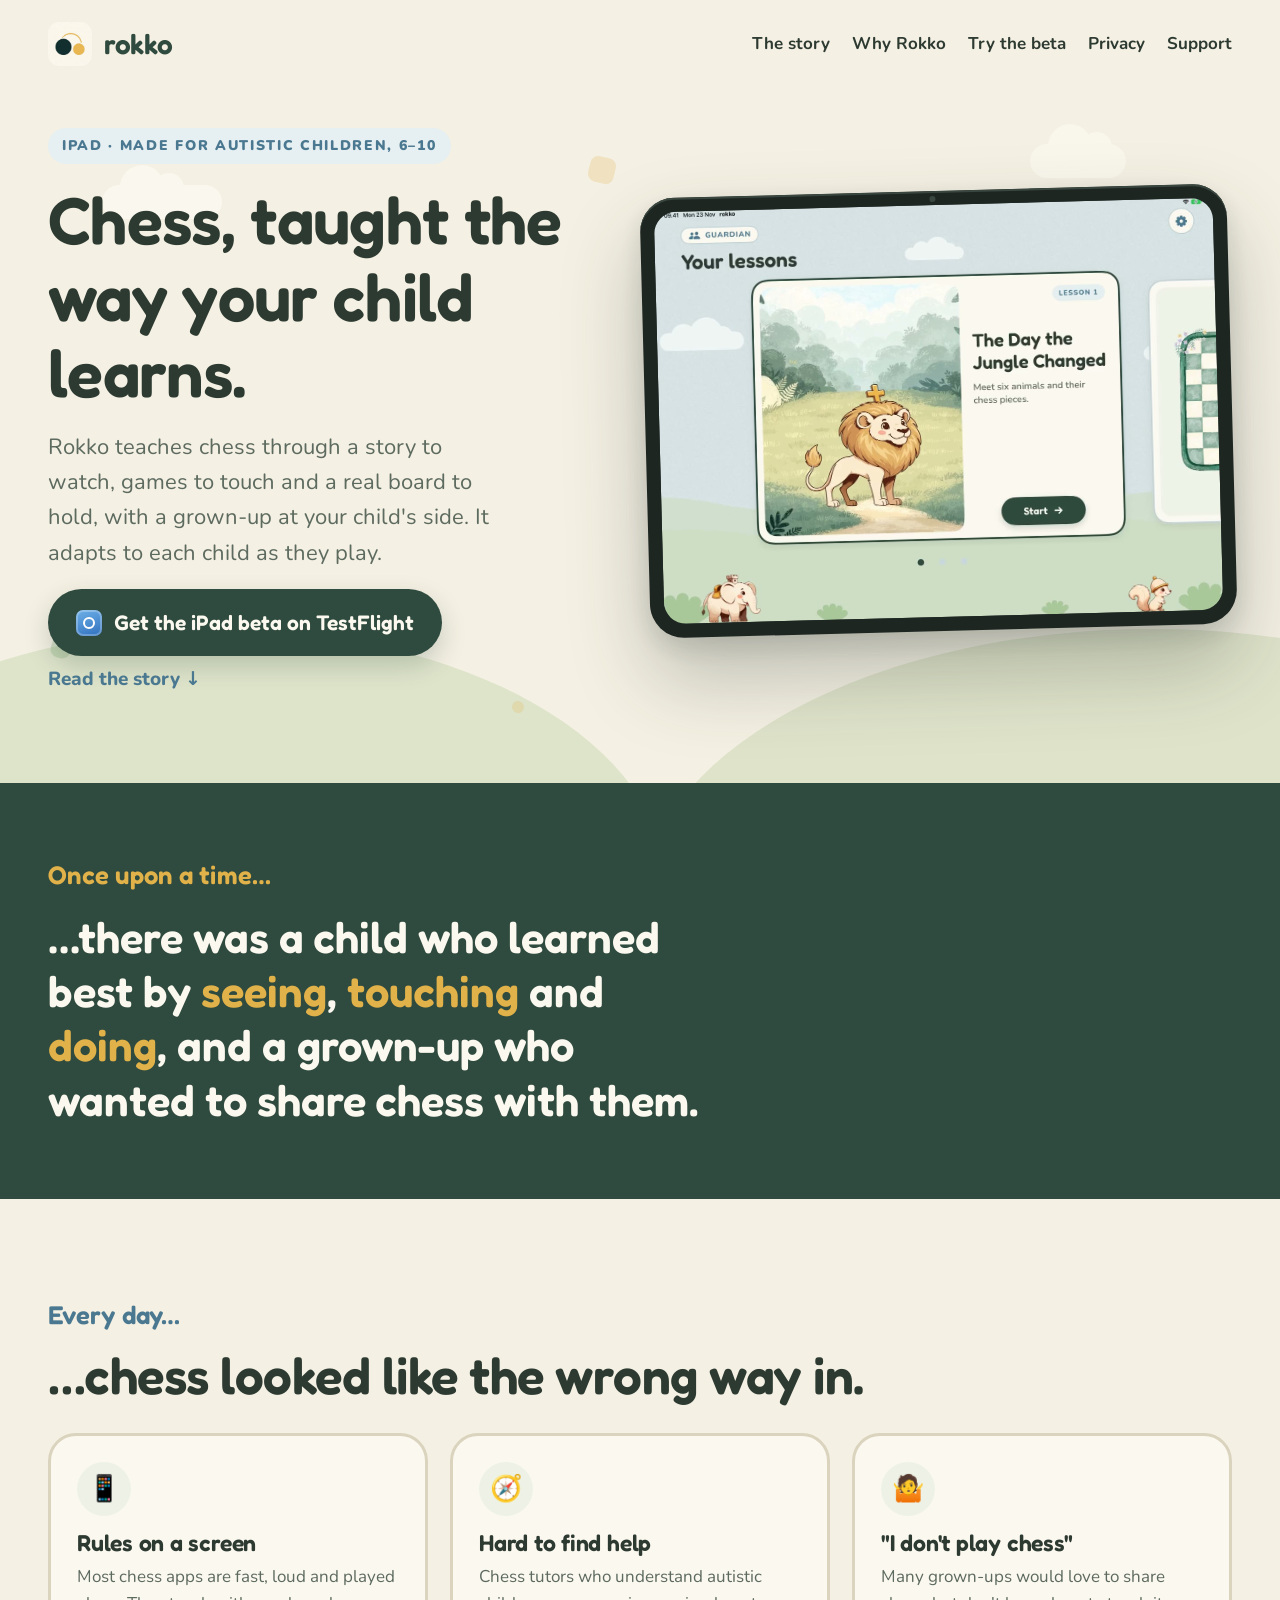
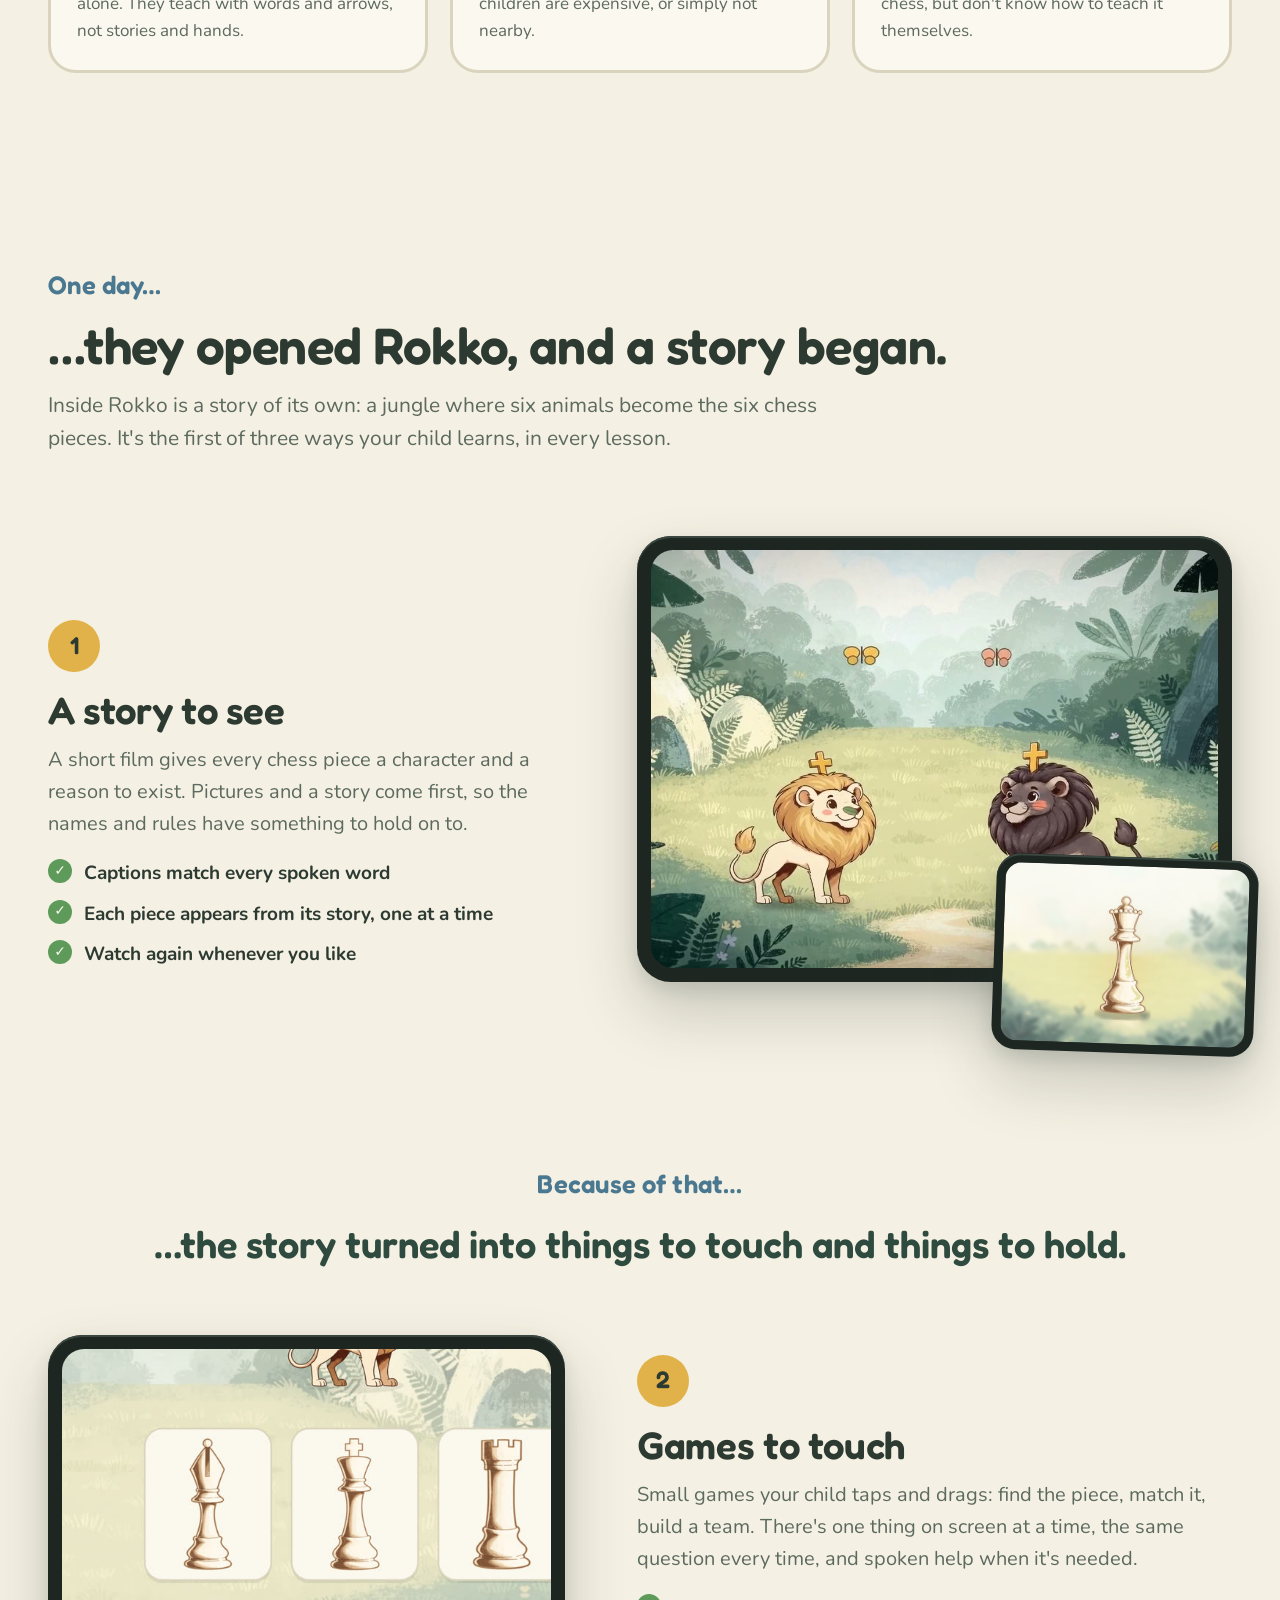
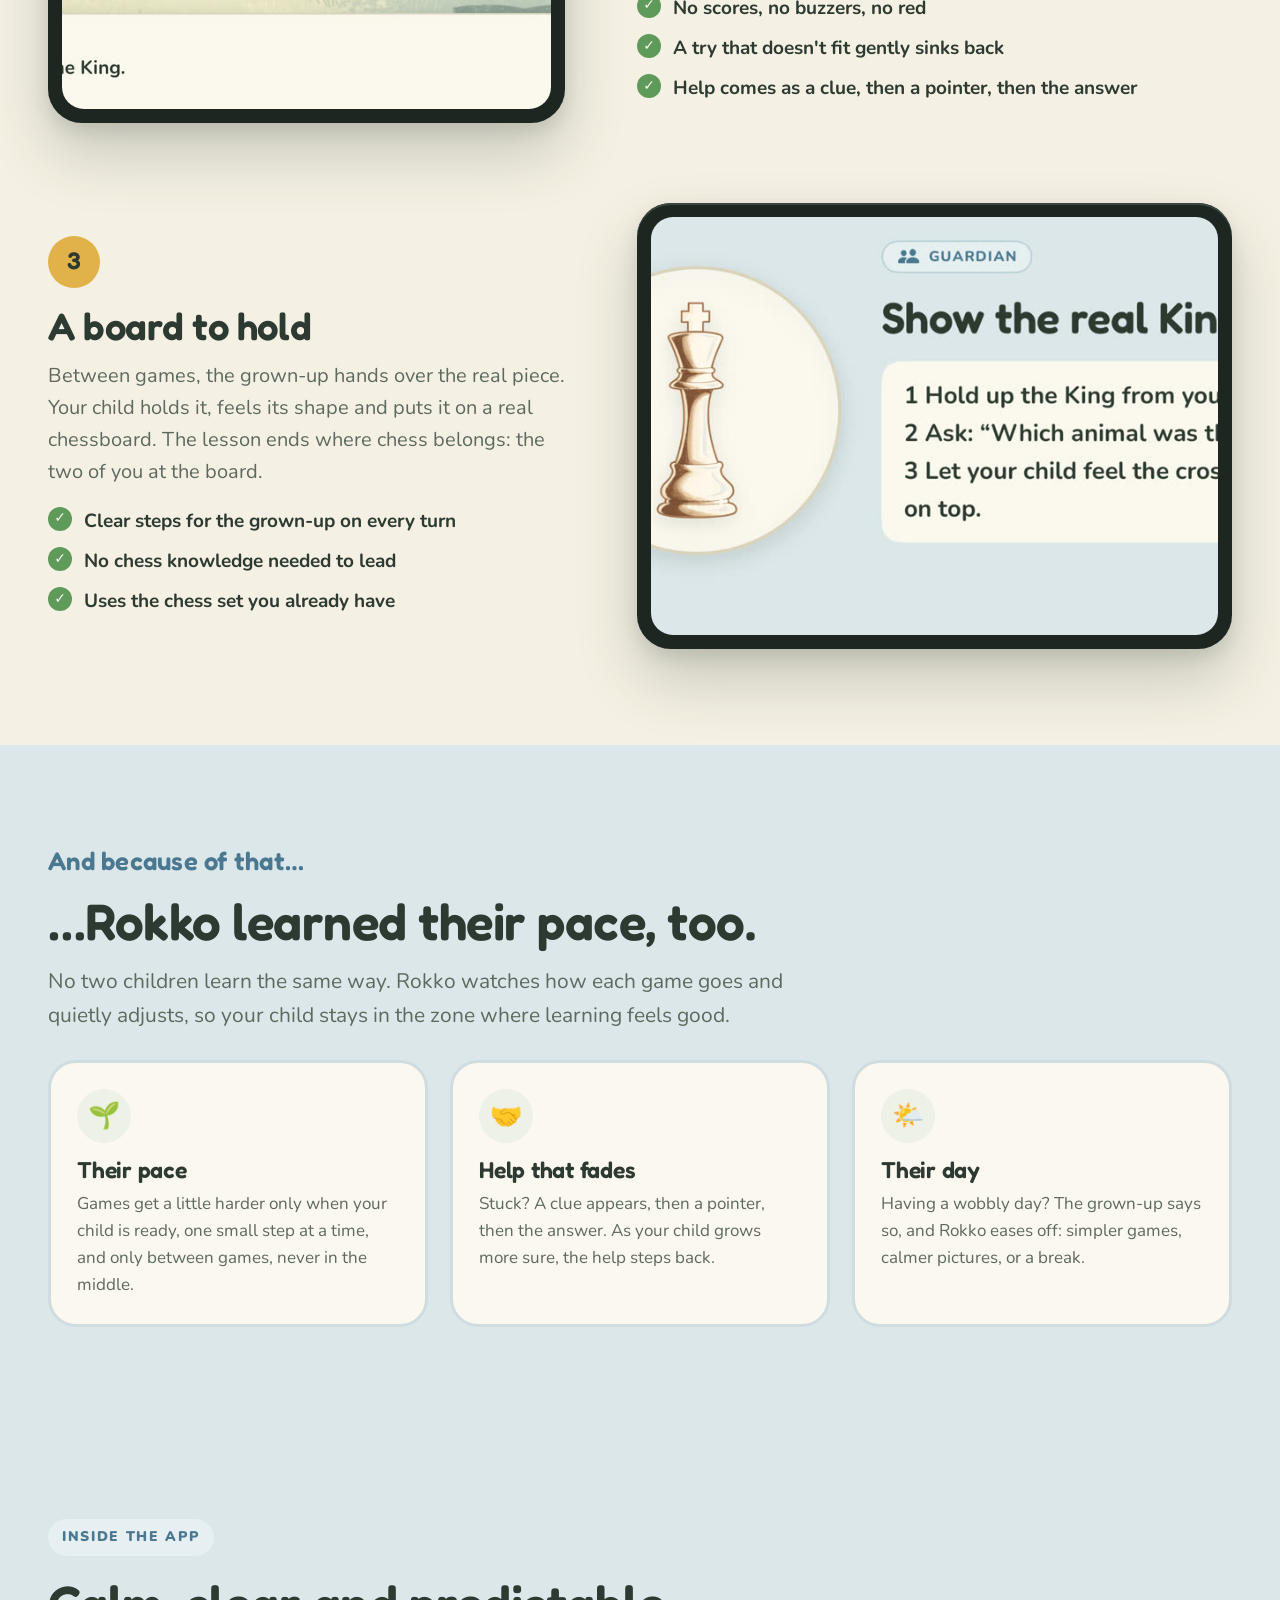
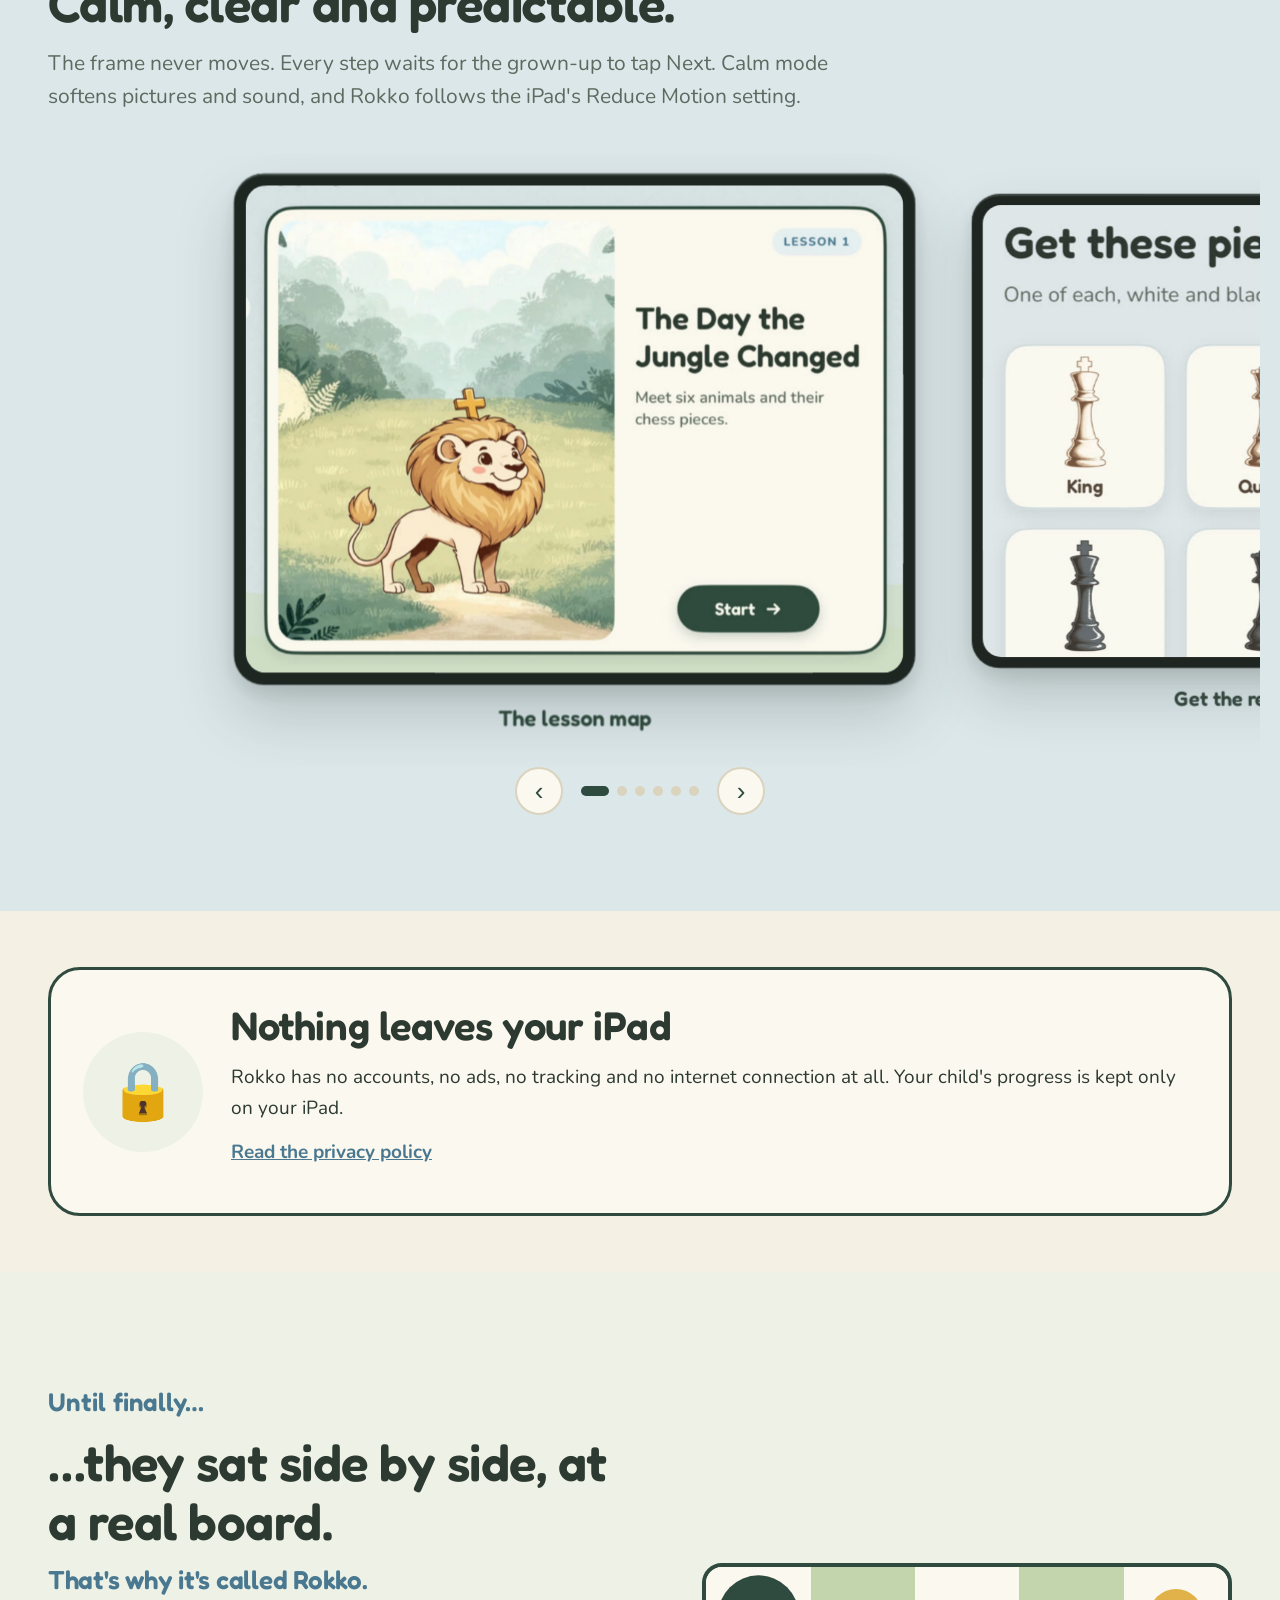
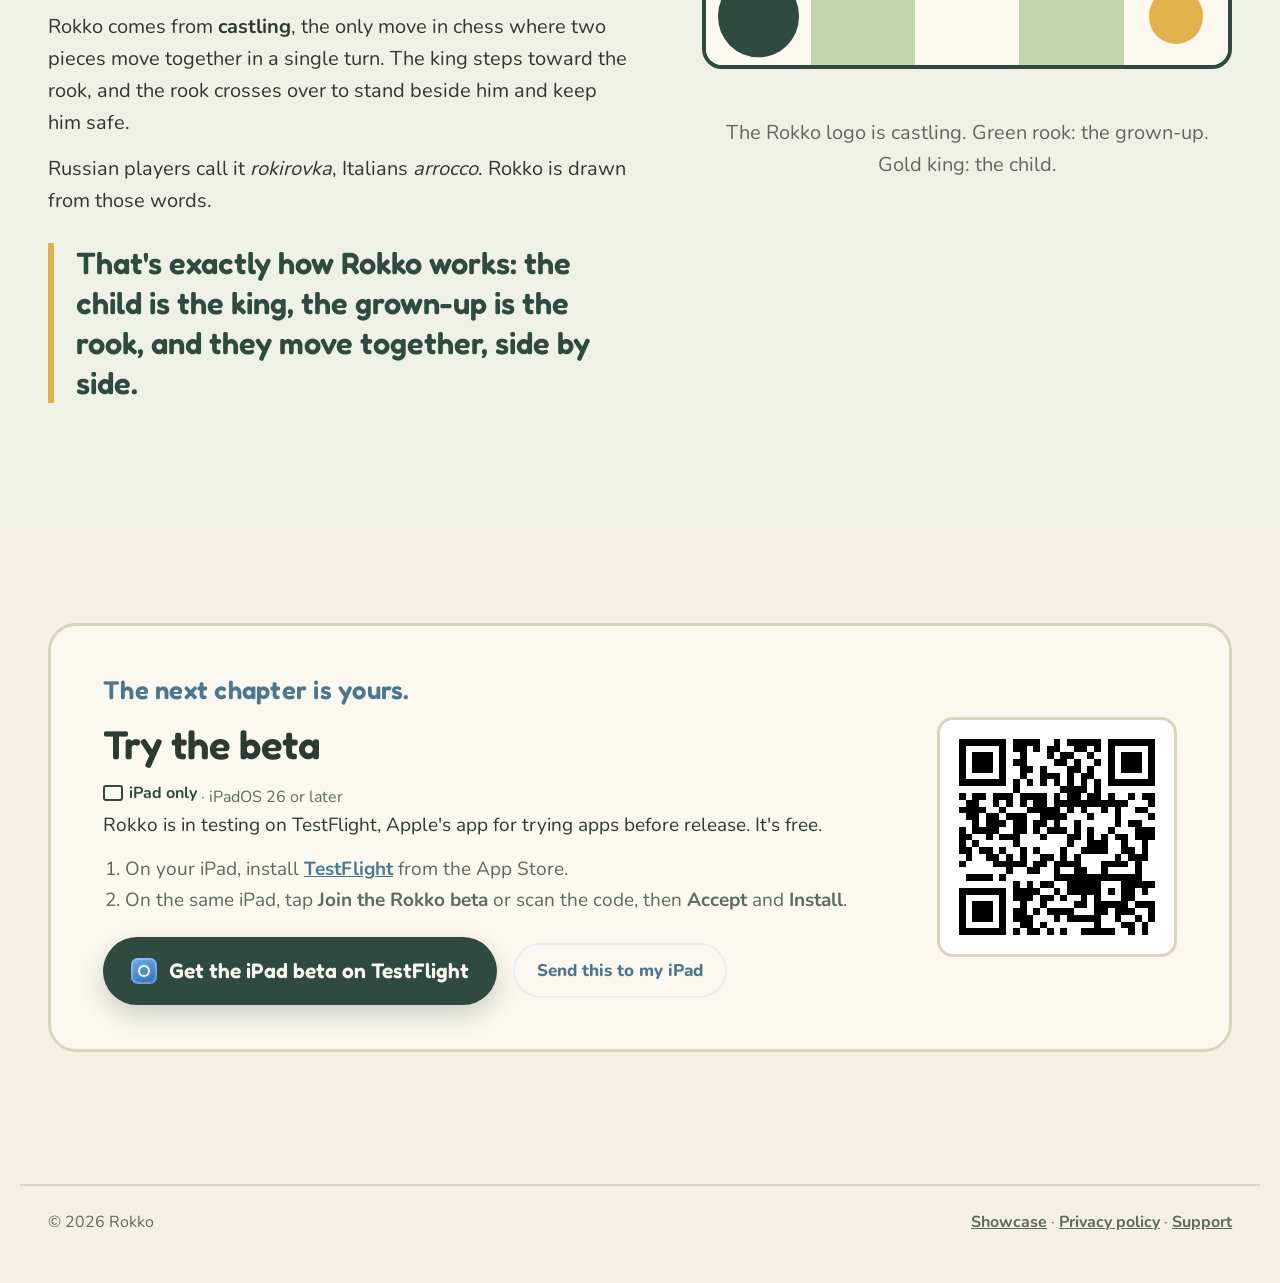
<file: Website/index.html>
<!doctype html>
<html lang="en">
<head>
  <meta charset="utf-8">
  <meta name="viewport" content="width=device-width, initial-scale=1">
  <title>Rokko — chess, taught the way your child learns</title>
  <meta name="description" content="Rokko is an iPad app that teaches chess to autistic children through stories, touch-based games and play at a real board, with a grown-up alongside. It adapts to each child. No ads, no accounts, nothing leaves the iPad.">
  <link rel="icon" href="assets/favicon.png">
  <link rel="apple-touch-icon" href="assets/apple-touch-icon.png">
  <link rel="stylesheet" href="assets/site.css">
</head>
<body class="product">
  <header class="top">
    <div class="wrap">
      <a class="brand" href="./"><img src="assets/icon.png" alt="">rokko</a>
      <nav class="nav" aria-label="Main">
        <a href="#story">The story</a>
        <a href="#why">Why Rokko</a>
        <a href="#beta">Try the beta</a>
        <a href="privacy/">Privacy</a>
        <a href="support/">Support</a>
      </nav>
    </div>
  </header>

  <main>
    <!-- Hero -->
    <section class="hero">
      <div class="scenery" aria-hidden="true">
        <div class="layer far" data-depth="0.25"><i class="hill h1"></i><i class="hill h2"></i><i class="cloud c1"></i><i class="cloud c2"></i></div>
        <div class="layer mid" data-depth="0.55"><i class="sq s1"></i><i class="sq s2"></i><i class="sq s3"></i><i class="sq s4"></i></div>
      </div>
      <div class="wrap">
        <div>
          <span class="eyebrow">iPad · made for autistic children, 6–10</span>
          <h1>Chess, taught the way your child learns.</h1>
          <p class="lede">Rokko teaches chess through a story to watch, games to touch and a real board to hold, with a grown-up at your child's side. It adapts to each child as they play.</p>
          <div class="actions">
            <a class="badge badge--big" href="https://testflight.apple.com/join/FBrUsJDh"><span class="tf" aria-hidden="true"></span>Get the iPad beta on TestFlight</a>
            <a class="text-link" href="#story">Read the story ↓</a>
          </div>
        </div>
        <div class="ipad ipad--hero"><i class="cam" aria-hidden="true"></i>
          <video src="media/reel.mp4" poster="media/reel-poster.jpg" autoplay muted loop playsinline aria-label="Rokko on iPad: the lesson map, the story, a piece appearing, the grown-up's turn and a game"></video>
        </div>
      </div>
    </section>

    <!-- The frame opens: Once upon a time / Every day -->
    <section id="story" class="statement">
      <div class="wrap">
        <span class="spine">Once upon a time…</span>
        <p>…there was a child who learned best by <em>seeing</em>, <em>touching</em> and <em>doing</em>, and a grown-up who wanted to share chess with them.</p>
      </div>
    </section>

    <section class="everyday">
      <div class="wrap">
        <span class="spine spine--dark">Every day…</span>
        <h2>…chess looked like the wrong way in.</h2>
        <div class="grid3 swipe">
          <div class="card"><div class="icon" aria-hidden="true">📱</div><h3>Rules on a screen</h3><p>Most chess apps are fast, loud and played alone. They teach with words and arrows, not stories and hands.</p></div>
          <div class="card"><div class="icon" aria-hidden="true">🧭</div><h3>Hard to find help</h3><p>Chess tutors who understand autistic children are expensive, or simply not nearby.</p></div>
          <div class="card"><div class="icon" aria-hidden="true">🤷</div><h3>"I don't play chess"</h3><p>Many grown-ups would love to share chess, but don't know how to teach it themselves.</p></div>
        </div>
      </div>
    </section>

    <!-- Three ways -->
    <section id="ways" class="ways">
      <div class="wrap">
        <span class="spine spine--dark">One day…</span>
        <h2>…they opened Rokko, and a story began.</h2>
        <p class="sub">Inside Rokko is a story of its own: a jungle where six animals become the six chess pieces. It's the first of three ways your child learns, in every lesson.</p>

        <article class="feature">
          <div class="reveal feature-text">
            <span class="num">1</span>
            <h3>A story to see</h3>
            <p>A short film gives every chess piece a character and a reason to exist. Pictures and a story come first, so the names and rules have something to hold on to.</p>
            <ul class="ticks"><li>Captions match every spoken word</li><li>Each piece appears from its story, one at a time</li><li>Watch again whenever you like</li></ul>
          </div>
          <div class="reveal media-stack">
            <div class="ipad"><video src="media/story.mp4" poster="media/story-poster.jpg" autoplay muted loop playsinline aria-label="A scene from the Lesson 1 film"></video></div>
            <div class="ipad ipad--small"><video src="media/transform.mp4" poster="media/transform-poster.jpg" autoplay muted loop playsinline aria-label="A character becomes its chess piece"></video></div>
          </div>
        </article>

        <div class="reveal spine-break"><span class="spine spine--dark">Because of that…</span>
          <p>…the story turned into things to touch and things to hold.</p></div>

        <article class="feature feature--flip">
          <div class="reveal feature-text">
            <span class="num">2</span>
            <h3>Games to touch</h3>
            <p>Small games your child taps and drags: find the piece, match it, build a team. There's one thing on screen at a time, the same question every time, and spoken help when it's needed.</p>
            <ul class="ticks"><li>No scores, no buzzers, no red</li><li>A try that doesn't fit gently sinks back</li><li>Help comes as a clue, then a pointer, then the answer</li></ul>
          </div>
          <div class="ipad reveal"><picture><source media="(max-width: 700px)" srcset="media/6_round_detail.jpg"><img src="media/6_round.jpg" alt="A game: Find the King, with three chess pieces to choose from"></picture></div>
        </article>

        <article class="feature">
          <div class="reveal feature-text">
            <span class="num">3</span>
            <h3>A board to hold</h3>
            <p>Between games, the grown-up hands over the real piece. Your child holds it, feels its shape and puts it on a real chessboard. The lesson ends where chess belongs: the two of you at the board.</p>
            <ul class="ticks"><li>Clear steps for the grown-up on every turn</li><li>No chess knowledge needed to lead</li><li>Uses the chess set you already have</li></ul>
          </div>
          <div class="ipad reveal"><picture><source media="(max-width: 700px)" srcset="media/5_show_detail.jpg"><img src="media/5_show.jpg" alt="Guardian's turn: Show the real King, with three simple steps"></picture></div>
        </article>
      </div>
    </section>

    <!-- Adapts -->
    <section class="adapts band">
      <div class="wrap">
        <span class="spine spine--dark">And because of that…</span>
        <h2>…Rokko learned their pace, too.</h2>
        <p class="sub">No two children learn the same way. Rokko watches how each game goes and quietly adjusts, so your child stays in the zone where learning feels good.</p>
        <div class="grid3 swipe">
          <div class="card"><div class="icon" aria-hidden="true">🌱</div><h3>Their pace</h3><p>Games get a little harder only when your child is ready, one small step at a time, and only between games, never in the middle.</p></div>
          <div class="card"><div class="icon" aria-hidden="true">🤝</div><h3>Help that fades</h3><p>Stuck? A clue appears, then a pointer, then the answer. As your child grows more sure, the help steps back.</p></div>
          <div class="card"><div class="icon" aria-hidden="true">🌤️</div><h3>Their day</h3><p>Having a wobbly day? The grown-up says so, and Rokko eases off: simpler games, calmer pictures, or a break.</p></div>
        </div>
      </div>
    </section>


    <!-- Gallery -->
    <section class="gallery band">
      <div class="wrap">
        <span class="eyebrow">Inside the app</span>
        <h2>Calm, clear and predictable.</h2>
        <p class="sub">The frame never moves. Every step waits for the grown-up to tap Next. Calm mode softens pictures and sound, and Rokko follows the iPad's Reduce Motion setting.</p>
        <div class="carousel" data-carousel>
          <div class="track">
          <figure class="slide"><div class="ipad"><div class="art"><picture><source media="(max-width: 700px)" srcset="media/1_home_detail.jpg"><img src="media/1_home.jpg" alt="The lesson map"></picture></div></div><figcaption>The lesson map</figcaption></figure>
          <figure class="slide"><div class="ipad"><div class="art"><picture><source media="(max-width: 700px)" srcset="media/2_ready_detail.jpg"><img src="media/2_ready.jpg" alt="Get these pieces ready: the twelve pieces needed"></picture></div></div><figcaption>Get the real pieces ready</figcaption></figure>
          <figure class="slide"><div class="ipad"><div class="art"><picture><source media="(max-width: 700px)" srcset="media/3_film_detail.jpg"><img src="media/3_film.jpg" alt="The film with captions"></picture></div></div><figcaption>A story with captions</figcaption></figure>
          <figure class="slide"><div class="ipad"><div class="art"><picture><source media="(max-width: 700px)" srcset="media/4_meet_detail.jpg"><img src="media/4_meet.jpg" alt="Meeting a piece"></picture></div></div><figcaption>Meet each piece</figcaption></figure>
          <figure class="slide"><div class="ipad"><div class="art"><picture><source media="(max-width: 700px)" srcset="media/6_round_detail.jpg"><img src="media/6_round.jpg" alt="A game"></picture></div></div><figcaption>One question, every time</figcaption></figure>
          <figure class="slide"><div class="ipad"><div class="art"><picture><source media="(max-width: 700px)" srcset="media/7_settings_detail.jpg"><img src="media/7_settings.jpg" alt="Settings: Calm or Standard, and sound"></picture></div></div><figcaption>Calm mode, one tap</figcaption></figure>
          </div>
          <div class="carousel-ui">
            <button class="arrow" data-dir="-1" aria-label="Previous screen">‹</button>
            <div class="dots" role="tablist" aria-label="Screens"></div>
            <button class="arrow" data-dir="1" aria-label="Next screen">›</button>
          </div>
        </div>
      </div>
    </section>

    <!-- Promise -->
    <section>
      <div class="wrap">
        <div class="reveal promise">
          <div class="lock" aria-hidden="true">🔒</div>
          <div>
            <h2>Nothing leaves your iPad</h2>
            <p>Rokko has no accounts, no ads, no tracking and no internet connection at all. Your child's progress is kept only on your iPad.</p>
            <p><a href="privacy/">Read the privacy policy</a></p>
          </div>
        </div>
      </div>
    </section>

    <!-- The frame closes: Until finally -->
    <section id="why" class="why">
      <div class="wrap">
        <div class="why-text">
          <span class="spine spine--dark">Until finally…</span>
          <h2>…they sat side by side, at a real board.</h2>
          <h3 class="why-title">That's why it's called Rokko.</h3>
          <p>Rokko comes from <strong>castling</strong>, the only move in chess where two pieces move together in a single turn. The king steps toward the rook, and the rook crosses over to stand beside him and keep him safe.</p>
          <p>Russian players call it <em>rokirovka</em>, Italians <em>arrocco</em>. Rokko is drawn from those words.</p>
          <p class="pull">That's exactly how Rokko works: the child is the king, the grown-up is the rook, and they move together, side by side.</p>
        </div>
        <div class="reveal castle" aria-hidden="true">
          <div class="castle-board">
            <span></span><span></span><span></span><span></span><span></span>
            <div class="castle-rook"></div>
            <div class="castle-king"></div>
          </div>
          <p class="castle-caption">The Rokko logo is castling. Green rook: the grown-up. Gold king: the child.</p>
        </div>
      </div>
    </section>

    <!-- Beta -->
    <section id="beta" class="beta-band">
      <div class="wrap">
        <div class="reveal beta">
          <div>
            <span class="spine spine--dark">The next chapter is yours.</span>
            <h2>Try the beta</h2>
            <p class="ipad-only"><b>iPad only</b> · iPadOS 26 or later</p>
            <p>Rokko is in testing on TestFlight, Apple's app for trying apps before release. It's free.</p>
            <ol>
              <li>On your iPad, install <a href="https://apps.apple.com/app/testflight/id899247664">TestFlight</a> from the App Store.</li>
              <li>On the same iPad, tap <strong>Join the Rokko beta</strong> or scan the code, then <strong>Accept</strong> and <strong>Install</strong>.</li>
            </ol>
            <div class="beta-actions">
              <a class="badge badge--big" href="https://testflight.apple.com/join/FBrUsJDh"><span class="tf" aria-hidden="true"></span>Get the iPad beta on TestFlight</a>
              <button class="ghost" data-share>Send this to my iPad</button>
            </div>
            <p class="share-note" data-share-note hidden>Link copied. Paste it into a message to yourself and open it on your iPad.</p>
          </div>
          <img class="qr" src="media/testflight-qr.png" alt="QR code for the Rokko TestFlight beta">
        </div>
      </div>
    </section>
  </main>

  <a class="sticky-cta" href="#beta"><span class="tf" aria-hidden="true"></span>Get the iPad beta <small>iPad only</small></a>

  <footer>
    <div class="wrap">
      <span>© 2026 Rokko</span>
      <span><a href="showcase/">Showcase</a> · <a href="privacy/">Privacy policy</a> · <a href="support/">Support</a></span>
    </div>
  </footer>
  <script src="assets/site.js" defer></script>
</body>
</html>
</file>
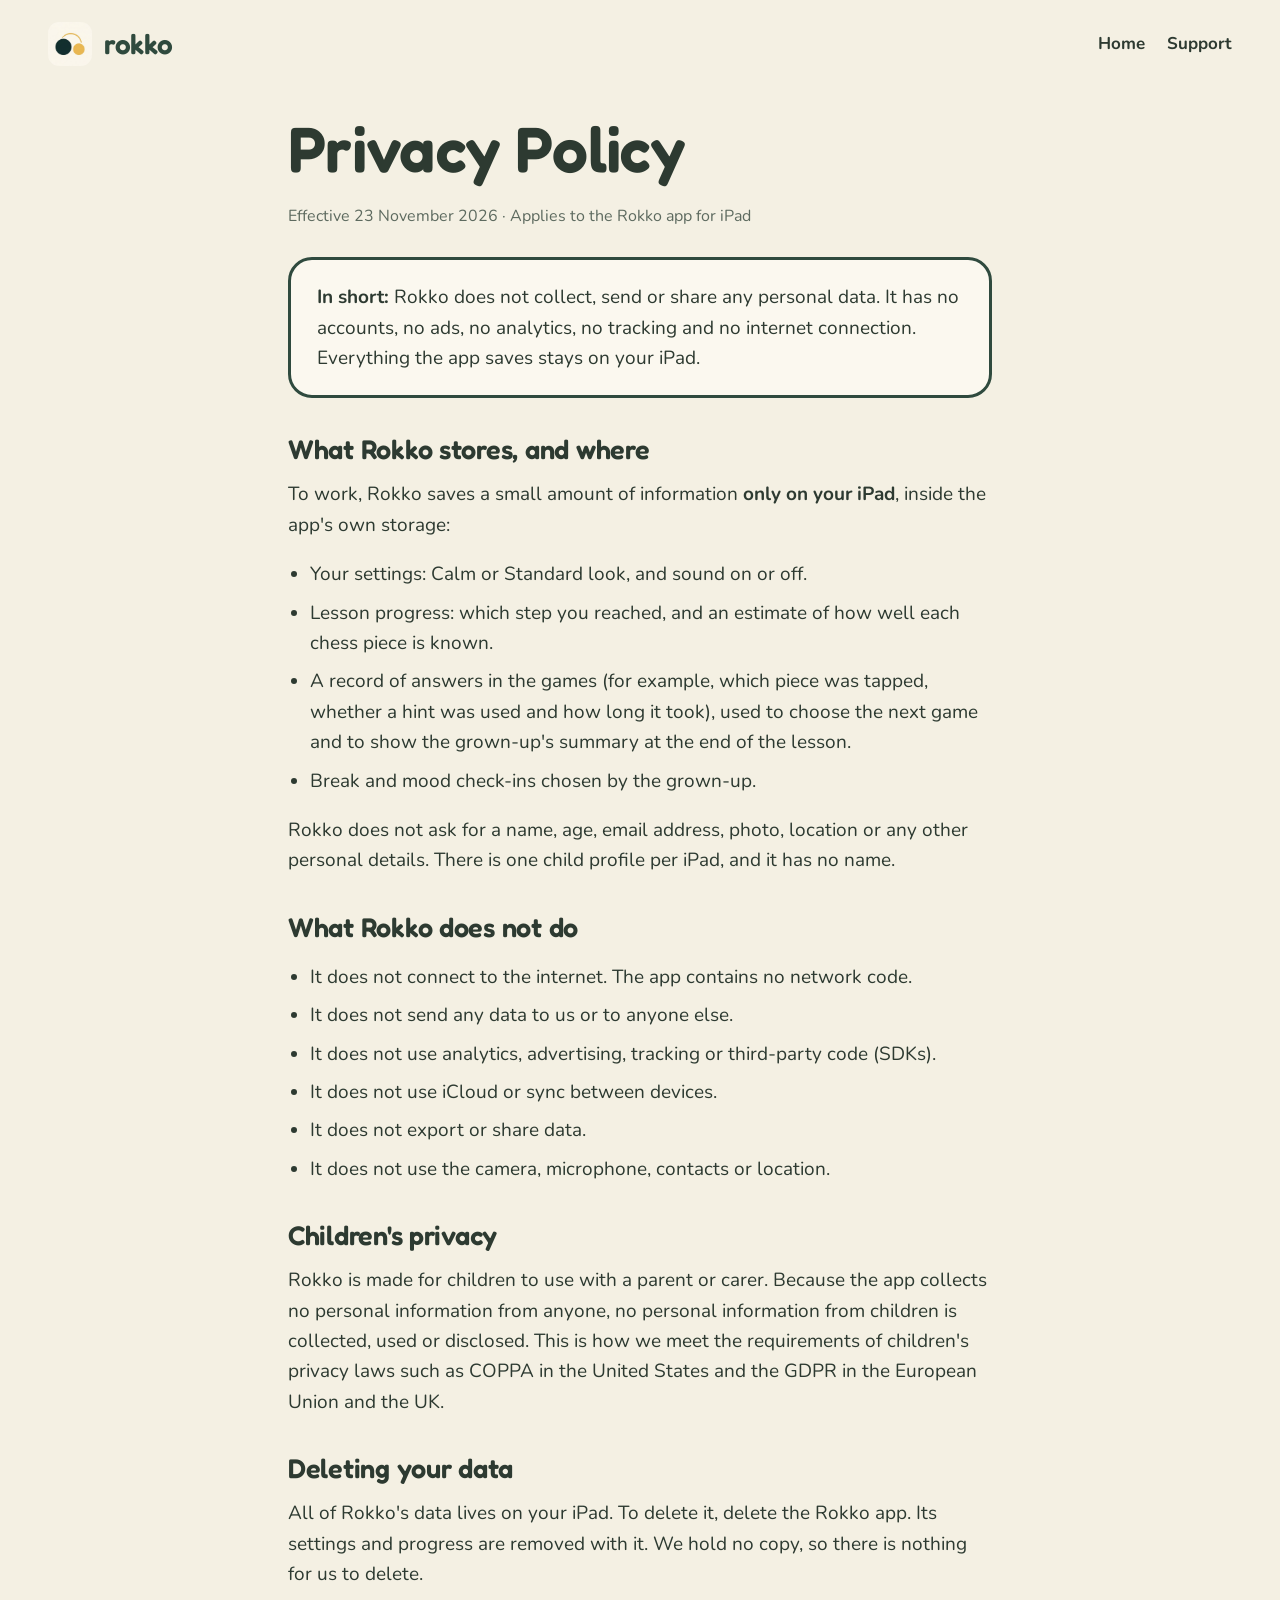
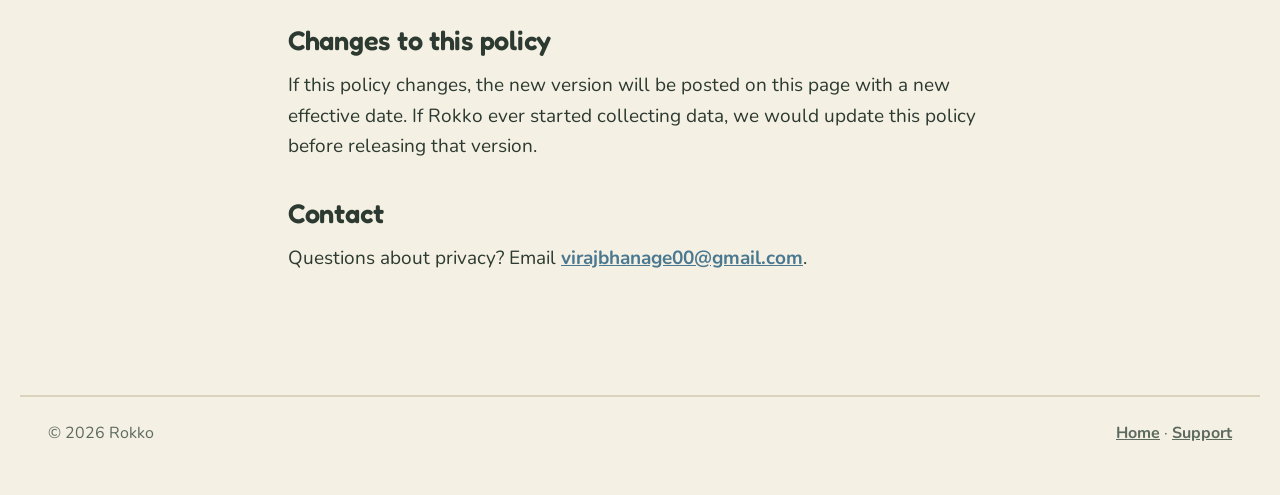
<file: Website/privacy/index.html>
<!doctype html>
<html lang="en">
<head>
  <meta charset="utf-8">
  <meta name="viewport" content="width=device-width, initial-scale=1">
  <title>Privacy Policy — Rokko</title>
  <meta name="description" content="Rokko collects no personal data. Nothing leaves your iPad.">
  <link rel="icon" href="../assets/favicon.png">
  <link rel="apple-touch-icon" href="../assets/apple-touch-icon.png">
  <link rel="stylesheet" href="../assets/site.css">
</head>
<body>
  <header class="top">
    <div class="wrap">
      <a class="brand" href="../"><img src="../assets/icon.png" alt="">rokko</a>
      <nav class="nav" aria-label="Main">
        <a href="../">Home</a>
        <a href="../support/">Support</a>
      </nav>
    </div>
  </header>

  <main class="doc">
    <h1>Privacy Policy</h1>
    <p class="meta">Effective 23 November 2026 · Applies to the Rokko app for iPad</p>

    <div class="summary">
      <p><strong>In short:</strong> Rokko does not collect, send or share any personal data. It has no accounts, no ads, no analytics, no tracking and no internet connection. Everything the app saves stays on your iPad.</p>
    </div>

    <h2>What Rokko stores, and where</h2>
    <p>To work, Rokko saves a small amount of information <strong>only on your iPad</strong>, inside the app's own storage:</p>
    <ul>
      <li>Your settings: Calm or Standard look, and sound on or off.</li>
      <li>Lesson progress: which step you reached, and an estimate of how well each chess piece is known.</li>
      <li>A record of answers in the games (for example, which piece was tapped, whether a hint was used and how long it took), used to choose the next game and to show the grown-up's summary at the end of the lesson.</li>
      <li>Break and mood check-ins chosen by the grown-up.</li>
    </ul>
    <p>Rokko does not ask for a name, age, email address, photo, location or any other personal details. There is one child profile per iPad, and it has no name.</p>

    <h2>What Rokko does not do</h2>
    <ul>
      <li>It does not connect to the internet. The app contains no network code.</li>
      <li>It does not send any data to us or to anyone else.</li>
      <li>It does not use analytics, advertising, tracking or third-party code (SDKs).</li>
      <li>It does not use iCloud or sync between devices.</li>
      <li>It does not export or share data.</li>
      <li>It does not use the camera, microphone, contacts or location.</li>
    </ul>

    <h2>Children's privacy</h2>
    <p>Rokko is made for children to use with a parent or carer. Because the app collects no personal information from anyone, no personal information from children is collected, used or disclosed. This is how we meet the requirements of children's privacy laws such as COPPA in the United States and the GDPR in the European Union and the UK.</p>

    <h2>Deleting your data</h2>
    <p>All of Rokko's data lives on your iPad. To delete it, delete the Rokko app. Its settings and progress are removed with it. We hold no copy, so there is nothing for us to delete.</p>

    <h2>Changes to this policy</h2>
    <p>If this policy changes, the new version will be posted on this page with a new effective date. If Rokko ever started collecting data, we would update this policy before releasing that version.</p>

    <h2>Contact</h2>
    <p>Questions about privacy? Email <a href="mailto:virajbhanage00@gmail.com">virajbhanage00@gmail.com</a>.</p>
  </main>

  <footer>
    <div class="wrap">
      <span>© 2026 Rokko</span>
      <span><a href="../">Home</a> · <a href="../support/">Support</a></span>
    </div>
  </footer>
</body>
</html>
</file>
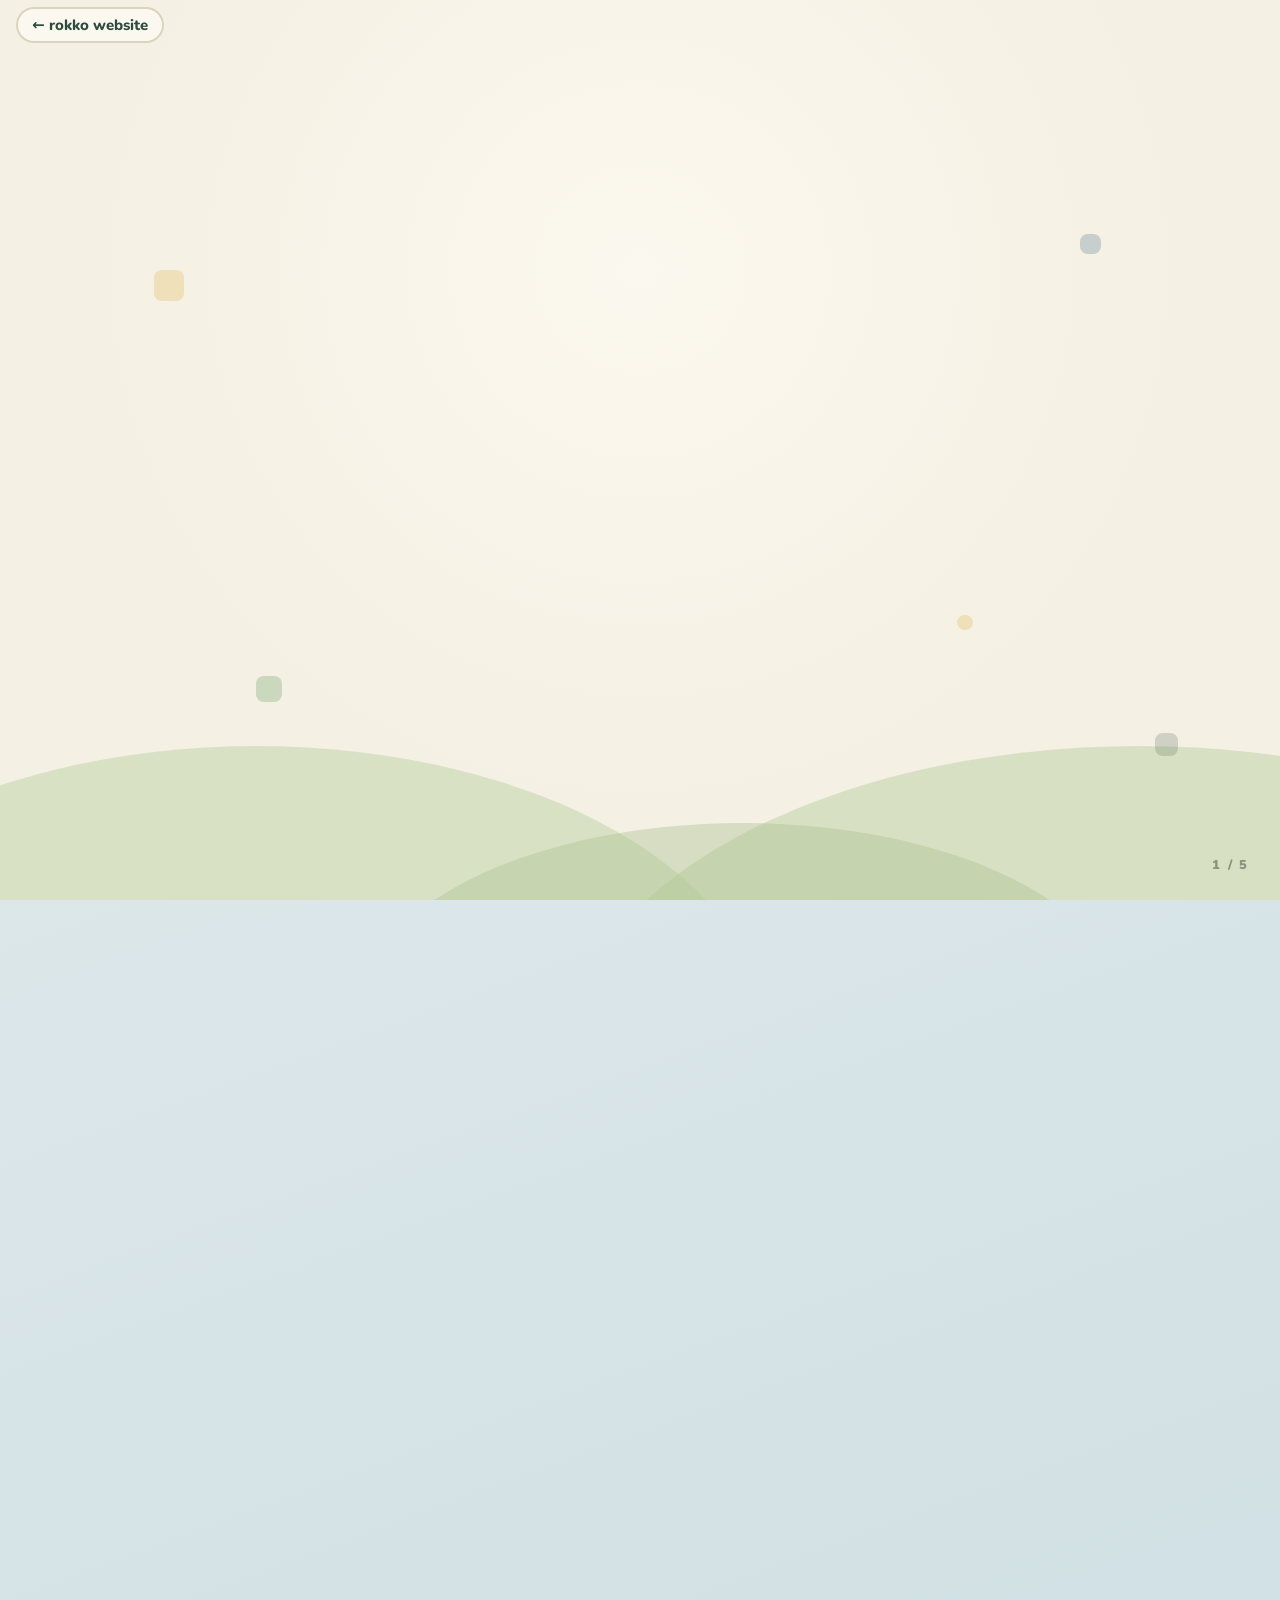
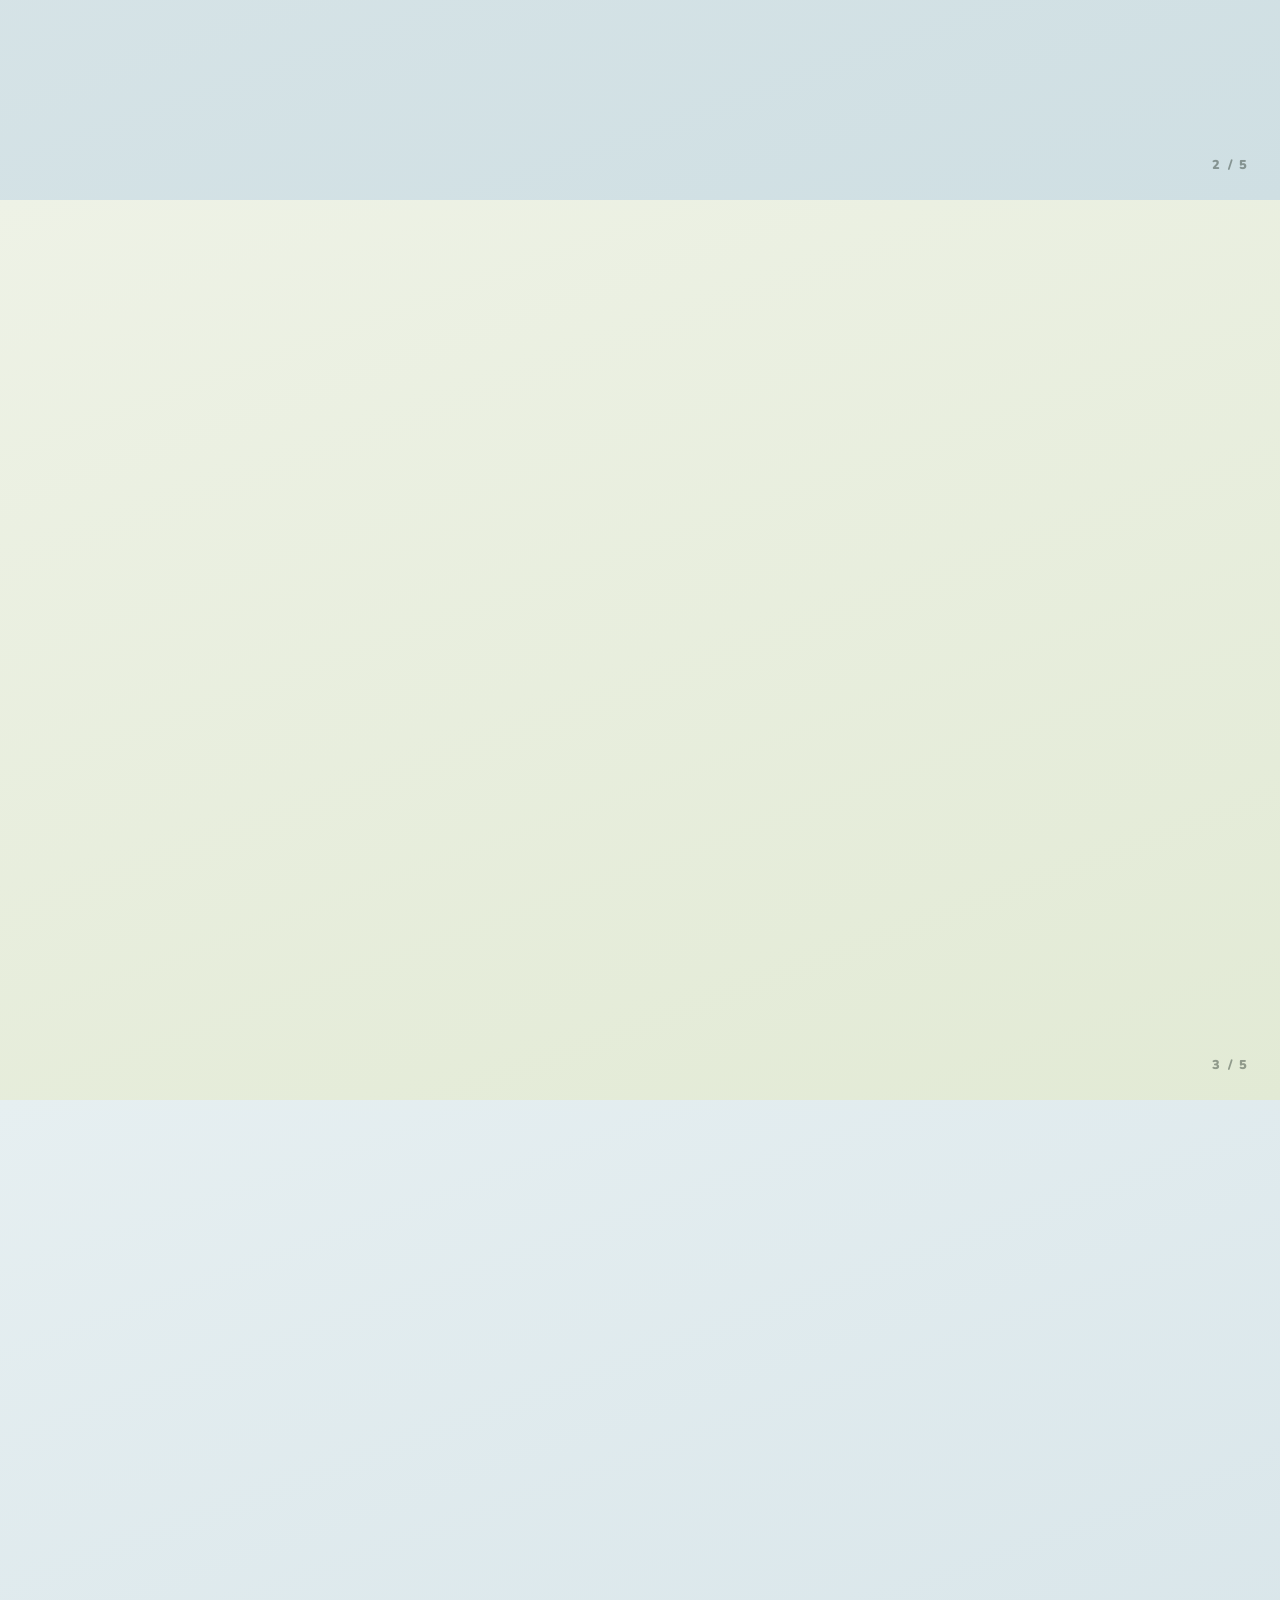
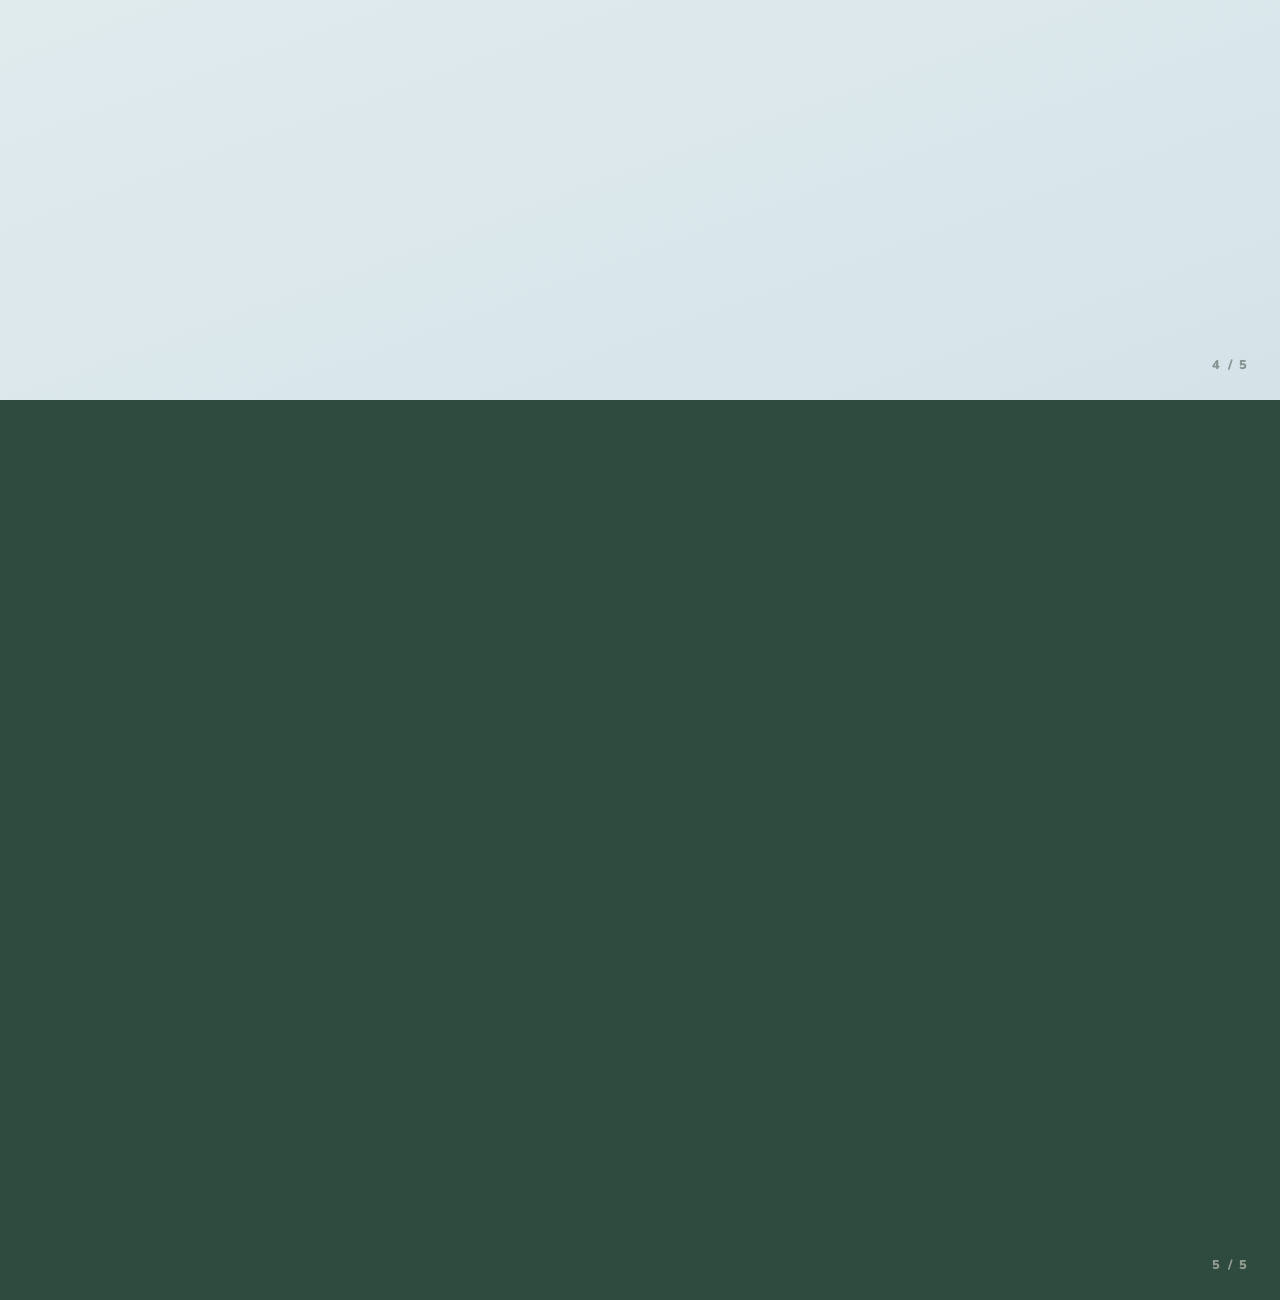
<file: Website/showcase/index.html>
<!doctype html>
<html lang="en">
<head>
  <meta charset="utf-8">
  <meta name="viewport" content="width=device-width, initial-scale=1">
  <title>Rokko — showcase</title>
  <meta name="description" content="Rokko in five chapters: chess for autistic children through story, touch and a real board.">
  <link rel="icon" href="../assets/favicon.png">
  <link rel="stylesheet" href="showcase.css">
</head>
<!--
  Booth wall, five monitors left to right:  showcase/?screen=1 … showcase/?screen=5   (press F for full screen)
  One monitor:                                showcase/?screen=all  (plays the five chapters in turn)
  Browser:                                    showcase/             (the five chapters as full-screen pages)
  Every screen runs the same 24-second clock, so the whole wall tells the story together.
  Each chapter is a sequence of beats: <… class="beat" data-at="s" data-until="s">, seconds into the cycle.
  Keys: 1–5 chapter, A all, F full screen. Works offline from the folder.
-->
<body>

  <!-- 1 · Once upon a time / Every day -->
  <section class="panel p1" data-screen="1">
    <div class="scenery" aria-hidden="true">
      <i class="hill h1"></i><i class="hill h2"></i><i class="hill h3"></i>
      <i class="cloud c1"></i><i class="cloud c2"></i><i class="cloud c3"></i>
      <i class="sq s1"></i><i class="sq s2"></i><i class="sq s3"></i><i class="sq s4"></i><i class="sq s5"></i>
    </div>
    <div class="center">
      <div class="beat" data-at="0.4" data-until="11.5">
        <p class="spine">Once upon a time…</p>
        <h1 class="words">…there was a child who learned by <em>seeing</em>, <em>touching</em> and <em>doing</em>.</h1>
      </div>
      <div class="beat" data-at="6" data-until="11.5">
        <p class="big-line words">And a grown-up who wanted to share chess with them.</p>
      </div>
      <div class="beat" data-at="12" data-until="18.5">
        <p class="spine">Every day…</p>
        <h1 class="words">…chess looked like rules on a screen.</h1>
        <p class="big-line words muted">Fast. Loud. Played alone.</p>
      </div>
      <div class="beat logo-beat" data-at="19" data-until="24">
        <div class="logo-mark"><i class="lr"></i><i class="lk"></i></div>
        <p class="wordmark">rokko</p>
        <p class="big-line words">Chess, taught the way your child learns.</p>
      </div>
    </div>
    <span class="chapter">1 / 5</span>
  </section>

  <!-- 2 · Minigames: one game, start to finish -->
  <section class="panel p3" data-screen="2">
    <div class="split">
      <div class="copy">
        <div class="beat" data-at="0.4" data-until="23.6">
          <p class="spine">One day, they opened Rokko…</p>
          <h1 class="words">…and chess became games to touch.</h1>
        </div>
        <ul class="points">
          <li class="beat" data-at="7" data-until="23.6"><b>One question,</b> every time. “Find the King.”</li>
          <li class="beat" data-at="10" data-until="23.6"><b>No scores,</b> no buzzers, no red.</li>
          <li class="beat" data-at="13" data-until="23.6"><b>Help that fades:</b> a clue, a pointer, the answer.</li>
        </ul>
      </div>
      <div class="device beat" data-at="0" data-until="24">
        <div class="screen">
          <img class="kb beat" data-at="0" data-until="24" src="../media/6_round.jpg" alt="A game: Find the King">
          <i class="tap beat" data-at="4.5" data-until="7.5" aria-hidden="true"></i>
        </div>
      </div>
    </div>
    <span class="chapter">2 / 5</span>
  </section>

  <!-- 3 · The real piece -->
  <section class="panel p4" data-screen="3">
    <div class="split flip">
      <div class="device beat" data-at="0" data-until="24">
        <div class="screen">
          <img class="kb beat" data-at="0" data-until="24" src="../media/guardian_king.jpg" alt="Show the real King">
        </div>
      </div>
      <div class="copy">
        <div class="beat" data-at="0.4" data-until="23.6">
          <p class="spine">Because of that…</p>
          <h1 class="words">…they held the real pieces.</h1>
          <p class="big-line words">The grown-up hands over the King. The child feels the cross on top.</p>
        </div>
        <ul class="points">
          <li class="beat" data-at="9" data-until="23.6"><b>Clear steps</b> for the grown-up.</li>
          <li class="beat" data-at="11.5" data-until="23.6"><b>No chess knowledge</b> needed to lead.</li>
          <li class="beat" data-at="14" data-until="23.6"><b>Your own chess set,</b> next to the iPad.</li>
        </ul>
      </div>
    </div>
    <span class="chapter">3 / 5</span>
  </section>

  <!-- 4 · The long press: hold the Guardian button, the mood check opens -->
  <section class="panel p6" data-screen="4">
    <div class="split">
      <div class="copy">
        <div class="beat" data-at="0.4" data-until="23.6">
          <p class="spine">And on any day…</p>
          <h1 class="words">…one long press, and Rokko follows the child.</h1>
        </div>
        <ul class="points">
          <li class="beat" data-at="9" data-until="23.6"><b>Ready:</b> carry on as normal.</li>
          <li class="beat" data-at="11.5" data-until="23.6"><b>Wobbly:</b> slower, easier rounds.</li>
          <li class="beat" data-at="14" data-until="23.6"><b>Needs a break:</b> take a short break.</li>
        </ul>
      </div>
      <div class="device beat" data-at="0" data-until="24">
        <div class="screen">
          <img class="kb beat" data-at="0" data-until="24" src="../media/guardian_king.jpg" alt="A lesson page with the Guardian button">
          <img class="kb beat mood-shot" data-at="6.4" data-until="24" src="../media/guardian_mood.jpg" alt="Holding the Guardian button opens: Ready, Wobbly, Needs a break">
          <i class="hold beat" data-at="4" data-until="6.8" aria-hidden="true"></i>
        </div>
      </div>
    </div>
    <span class="chapter">4 / 5</span>
  </section>

  <!-- 5 · Until finally: castling, and the next chapter -->
  <section class="panel p5 dark" data-screen="5">
    <div class="finale">
      <div class="beat" data-at="0.4" data-until="13.6">
        <p class="spine">Until finally…</p>
        <h1 class="words">…they sat side by side, at a real board.</h1>
      </div>
      <div class="board beat" data-at="1.5" data-until="13.6" aria-hidden="true">
        <span></span><span></span><span></span><span></span><span></span>
        <i class="rook"><b>Grown-up</b></i><i class="king"><b>Child</b></i>
      </div>
      <div class="beat" data-at="8.5" data-until="13.6">
        <p class="big-line words">Castling: the only move where two pieces move together. The child is the king. The grown-up is the rook.</p>
      </div>
      <div class="beat end" data-at="14" data-until="24">
        <div class="name">
          <p class="spine">That's why it's called</p>
          <p class="wordmark">rokko</p>
          <p class="big-line muted">from <em>rokirovka</em> and <em>arrocco</em>: castling</p>
        </div>
        <div class="qr-card beat" data-at="16" data-until="24">
          <img src="../media/testflight-qr.png" alt="QR code for the Rokko TestFlight beta">
          <p class="next">The next chapter is yours.</p>
          <p class="cta">Get the iPad beta on TestFlight</p>
          <p class="url">iPad only · scan with your camera</p>
        </div>
      </div>
    </div>
    <span class="chapter">5 / 5</span>
  </section>

  <nav class="web-nav"><a href="../">← rokko website</a></nav>
  <script src="showcase.js"></script>
</body>
</html>
</file>
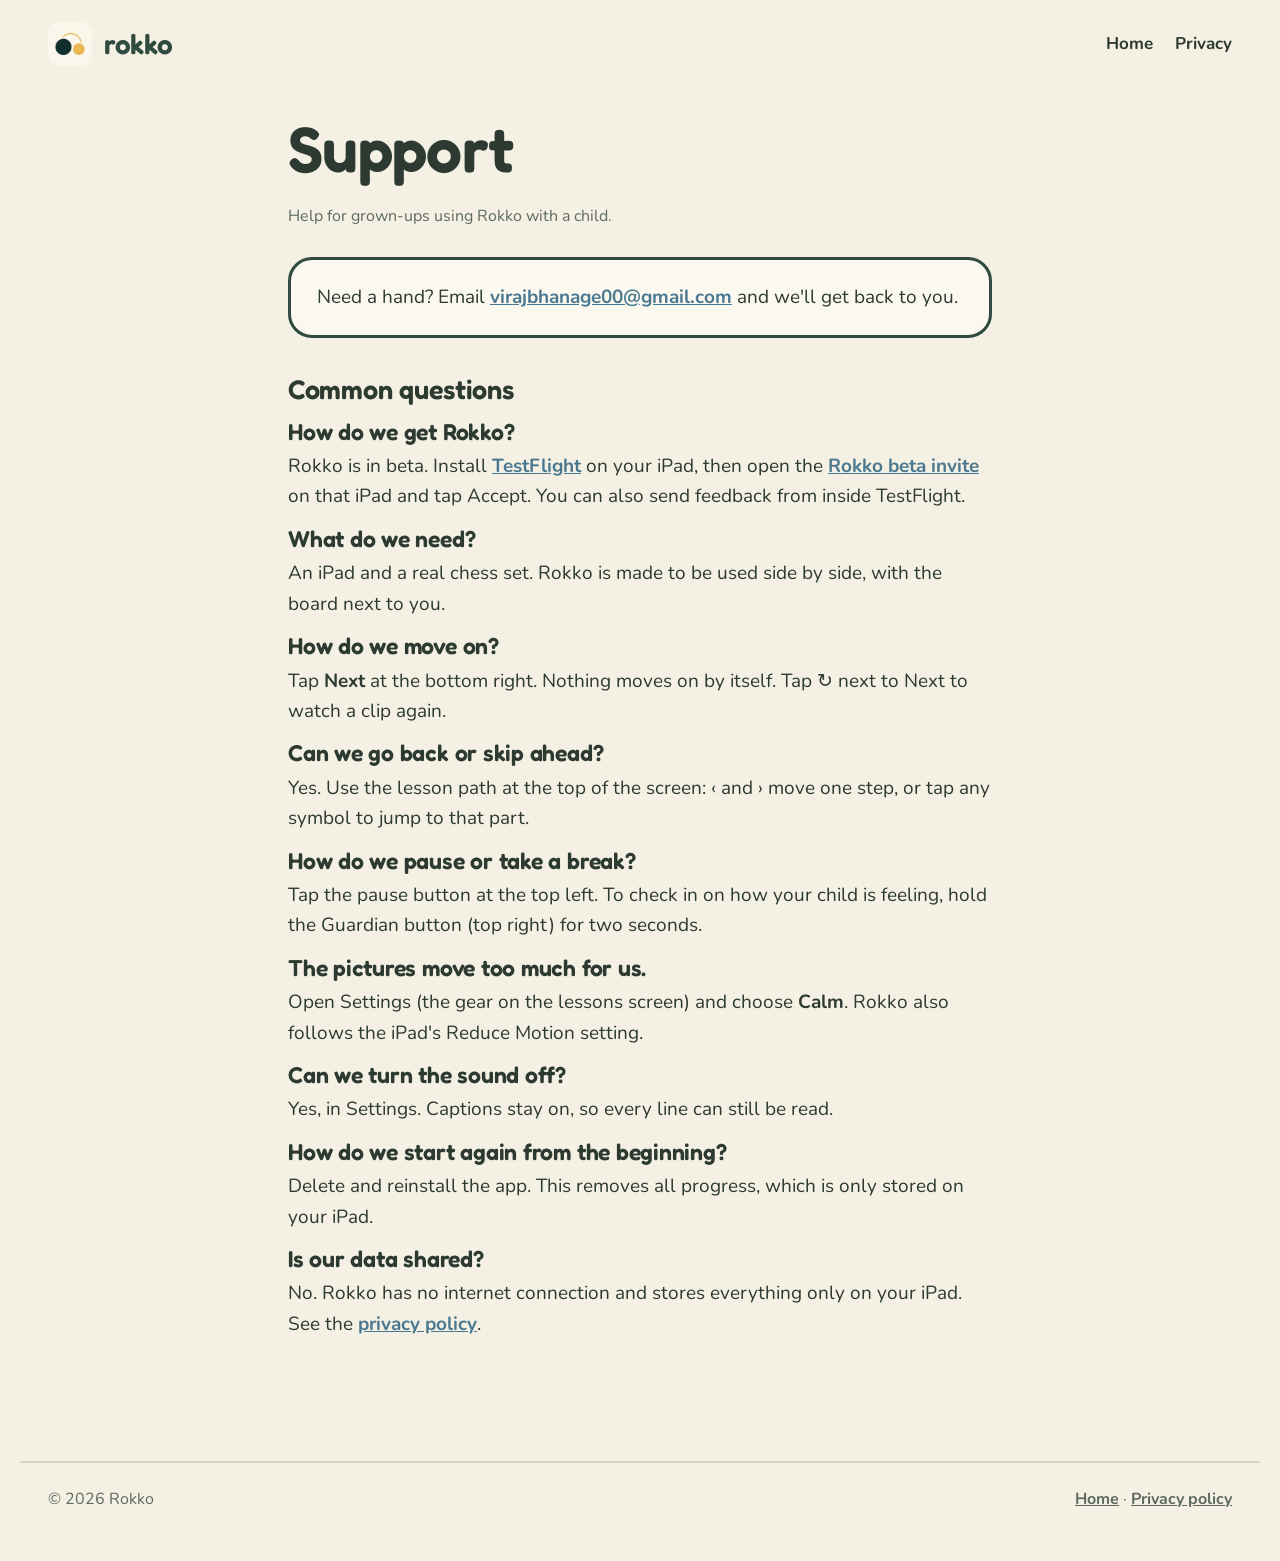
<file: Website/support/index.html>
<!doctype html>
<html lang="en">
<head>
  <meta charset="utf-8">
  <meta name="viewport" content="width=device-width, initial-scale=1">
  <title>Support — Rokko</title>
  <meta name="description" content="Help with Rokko, the side-by-side chess app for iPad.">
  <link rel="icon" href="../assets/favicon.png">
  <link rel="apple-touch-icon" href="../assets/apple-touch-icon.png">
  <link rel="stylesheet" href="../assets/site.css">
</head>
<body>
  <header class="top">
    <div class="wrap">
      <a class="brand" href="../"><img src="../assets/icon.png" alt="">rokko</a>
      <nav class="nav" aria-label="Main">
        <a href="../">Home</a>
        <a href="../privacy/">Privacy</a>
      </nav>
    </div>
  </header>

  <main class="doc">
    <h1>Support</h1>
    <p class="meta">Help for grown-ups using Rokko with a child.</p>

    <div class="summary">
      <p>Need a hand? Email <a href="mailto:virajbhanage00@gmail.com">virajbhanage00@gmail.com</a> and we'll get back to you.</p>
    </div>

    <h2>Common questions</h2>

    <h3>How do we get Rokko?</h3>
    <p>Rokko is in beta. Install <a href="https://apps.apple.com/app/testflight/id899247664">TestFlight</a> on your iPad, then open the <a href="https://testflight.apple.com/join/FBrUsJDh">Rokko beta invite</a> on that iPad and tap Accept. You can also send feedback from inside TestFlight.</p>

    <h3>What do we need?</h3>
    <p>An iPad and a real chess set. Rokko is made to be used side by side, with the board next to you.</p>

    <h3>How do we move on?</h3>
    <p>Tap <strong>Next</strong> at the bottom right. Nothing moves on by itself. Tap ↻ next to Next to watch a clip again.</p>

    <h3>Can we go back or skip ahead?</h3>
    <p>Yes. Use the lesson path at the top of the screen: ‹ and › move one step, or tap any symbol to jump to that part.</p>

    <h3>How do we pause or take a break?</h3>
    <p>Tap the pause button at the top left. To check in on how your child is feeling, hold the Guardian button (top right) for two seconds.</p>

    <h3>The pictures move too much for us.</h3>
    <p>Open Settings (the gear on the lessons screen) and choose <strong>Calm</strong>. Rokko also follows the iPad's Reduce Motion setting.</p>

    <h3>Can we turn the sound off?</h3>
    <p>Yes, in Settings. Captions stay on, so every line can still be read.</p>

    <h3>How do we start again from the beginning?</h3>
    <p>Delete and reinstall the app. This removes all progress, which is only stored on your iPad.</p>

    <h3>Is our data shared?</h3>
    <p>No. Rokko has no internet connection and stores everything only on your iPad. See the <a href="../privacy/">privacy policy</a>.</p>
  </main>

  <footer>
    <div class="wrap">
      <span>© 2026 Rokko</span>
      <span><a href="../">Home</a> · <a href="../privacy/">Privacy policy</a></span>
    </div>
  </footer>
</body>
</html>
</file>
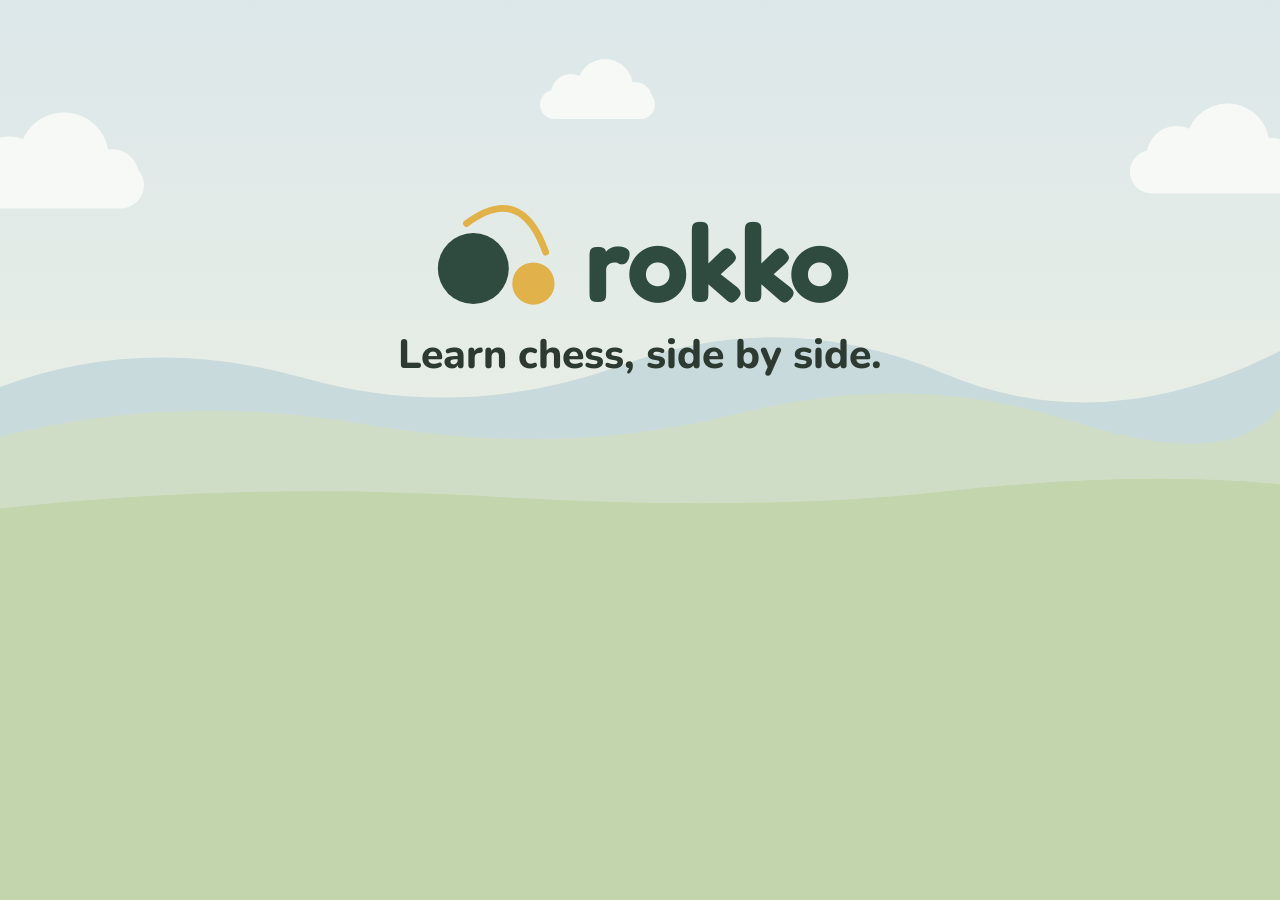
<file: Marketing/AppStore/src/header.html>
<!doctype html>
<!-- App Store product page header (rendered at 5244×2950 and 3840×1646 by Marketing/AppStore/render.sh).
     The App Store on iPad shows only about the top half of a 16:9 header, with its tab bar floating over the
     top ~12%; in portrait it also crops the sides. So the logo and tagline sit centred in a band from 15% to
     50% of the height, inside the middle half of the width; below it is meadow only.
     Sizes are in vh/vw so one layout fits both sizes. Colours: docs/DESIGN_SYSTEM.md. -->
<html>
<head>
<meta charset="utf-8">
<style>
  @font-face { font-family: "Fredoka"; src: url("Fredoka-SemiBold.ttf"); font-weight: 600; }
  @font-face { font-family: "Nunito"; src: url("Nunito.ttf"); font-weight: 200 1000; }
  html, body { margin: 0; width: 100vw; height: 100vh; overflow: hidden; }
  body { position: relative; background: linear-gradient(180deg, #DCE7EA 0%, #E6EDE6 40%, #EEF2E6 60%, #F4F0E3 100%); }
  svg { position: absolute; left: 0; width: 100%; }
  svg.sky { top: 0; height: 50%; }
  svg.land { top: 36%; height: 64%; }

  /* Content band: 15%–50% of the height. */
  /* Logo + tagline only, centred in the band, kept inside the middle half of the width so the
     portrait iPad view (which also crops the sides) still shows all of it. */
  .band { position: absolute; left: 0; right: 0; top: 15vh; height: 35vh;
          display: flex; align-items: center; justify-content: center; }
  .brand { display: flex; flex-direction: column; align-items: center; gap: 2.4vh; max-width: 46vw; }
  .logo { display: flex; align-items: flex-end; gap: 1.4vw; }
  .logo svg { position: static; height: min(12vh, 8vw); width: auto; }
  .word { font-family: "Fredoka"; font-weight: 600; color: #2F4A3E; font-size: min(13vh, 8.6vw); line-height: 0.8; letter-spacing: -0.02em; }
  .tag { font-family: "Nunito"; font-weight: 800; color: #2D3A31; font-size: min(5vh, 3.2vw); white-space: nowrap; }

  .cast { display: flex; align-items: flex-end; gap: 0.9vw; }
  .cast img { height: min(19vh, 7.4vw); width: auto; filter: drop-shadow(0 1vh 0.8vh rgba(45,58,49,0.16)); }
  .cast img.big { height: min(23vh, 9vw); }
  .cast img.small { height: min(15vh, 5.8vw); }
</style>
</head>
<body>
  <!-- Clouds, kept clear of the top tab bar. -->
  <svg class="sky" viewBox="0 0 1600 450" preserveAspectRatio="xMidYMid slice" aria-hidden="true">
    <g fill="#F7F9F6">
      <g transform="translate(120 130) scale(0.8)"><rect x="0" y="40" width="230" height="58" rx="29"/><circle cx="62" cy="48" r="40"/><circle cx="130" cy="34" r="56"/><circle cx="190" cy="58" r="34"/></g>
      <g transform="translate(1290 120) scale(0.75)"><rect x="0" y="40" width="230" height="58" rx="29"/><circle cx="62" cy="48" r="40"/><circle cx="130" cy="34" r="56"/><circle cx="190" cy="58" r="34"/></g>
      <g transform="translate(700 70) scale(0.5)"><rect x="0" y="40" width="230" height="58" rx="29"/><circle cx="62" cy="48" r="40"/><circle cx="130" cy="34" r="56"/><circle cx="190" cy="58" r="34"/></g>
    </g>
  </svg>
  <!-- Hills below the logo band. -->
  <svg class="land" viewBox="0 0 1600 640" preserveAspectRatio="none" aria-hidden="true">
    <path fill="#C9DADC" d="M0 70 Q 180 10 380 60 T 780 45 T 1180 55 T 1600 30 V 640 H 0 Z"/>
    <path fill="#CFDDC6" d="M0 125 Q 220 75 460 112 T 920 100 T 1340 108 T 1600 92 V 640 H 0 Z"/>
    <path fill="#C3D5AC" d="M0 205 Q 300 175 620 192 T 1180 186 T 1600 178 V 640 H 0 Z"/>
  </svg>

  <div class="band">
    <div class="brand">
      <div class="logo">
        <!-- Brand mark: big leaf circle, small honey circle, honey arc floating above (as the app icon). -->
        <svg viewBox="0 0 200 150" aria-hidden="true">
          <circle cx="62" cy="96" r="52" fill="#2F4A3E"/>
          <circle cx="150" cy="118" r="31" fill="#E2B24A"/>
          <path d="M 52 30 Q 132 -30 168 72" fill="none" stroke="#E2B24A" stroke-width="10" stroke-linecap="round"/>
        </svg>
        <span class="word">rokko</span>
      </div>
      <div class="tag">Learn chess, side by side.</div>
    </div>
  </div>
</body>
</html>
</file>
<file: Website/assets/site.css>
/* Rokko website — colours and type from the app (docs/DESIGN_SYSTEM.md, "Misty Clearing"). */
@font-face { font-family: "Fredoka"; src: url("Fredoka-SemiBold.ttf") format("truetype"); font-weight: 600; font-display: swap; }
@font-face { font-family: "Nunito"; src: url("Nunito.ttf") format("truetype"); font-weight: 200 1000; font-display: swap; }

:root {
  --paper: #F4F0E3;
  --mist: #DCE7EA;
  --card: #FBF8EF;
  --card-edge: #DAD3BD;
  --leaf: #2F4A3E;
  --ink: #2D3A31;
  --ink-soft: #5D6A5F;
  --honey: #E2B24A;
  --moss: #5E9A5A;
  --sage: #C3D5AC;
  --sage-wash: #EEF2E6;
  --teal: #4A7890;
  --teal-wash: #E6EFF1;
}

* { box-sizing: border-box; }
html { scroll-behavior: smooth; }
@media (prefers-reduced-motion: reduce) { html { scroll-behavior: auto; } * { transition: none !important; } }

body {
  margin: 0;
  background: var(--paper);
  color: var(--ink);
  font-family: "Nunito", ui-rounded, system-ui, sans-serif;
  font-size: 19px;
  line-height: 1.6;
  -webkit-font-smoothing: antialiased;
}

h1, h2, h3, .brand { font-family: "Fredoka", ui-rounded, system-ui, sans-serif; font-weight: 600; line-height: 1.15; letter-spacing: -0.01em; }
h1 { font-size: clamp(40px, 6vw, 64px); margin: 0 0 18px; }
h2 { font-size: clamp(30px, 4vw, 40px); margin: 0 0 14px; }
h3 { font-size: 23px; margin: 0 0 6px; }
p { margin: 0 0 14px; }
a { color: var(--teal); font-weight: 700; }

.wrap { max-width: 1240px; margin: 0 auto; padding: 0 28px; }

/* Top bar */
.top { padding: 22px 0; }
.top .wrap { display: flex; align-items: center; justify-content: space-between; gap: 16px; }
.brand { display: flex; align-items: center; gap: 12px; font-size: 28px; color: var(--leaf); text-decoration: none; }
.brand img { width: 44px; height: 44px; border-radius: 11px; }
.nav { display: flex; gap: 22px; }
.nav a { color: var(--ink); text-decoration: none; font-weight: 700; font-size: 17px; }
.nav a:hover { color: var(--leaf); text-decoration: underline; }

/* Hero */
.hero { padding: 36px 0 64px; }
.hero .wrap { display: grid; grid-template-columns: 1.05fr 1fr; gap: 48px; align-items: center; }
.eyebrow { display: inline-block; font-weight: 900; letter-spacing: 0.12em; text-transform: uppercase; font-size: 14px;
  color: var(--teal); background: var(--teal-wash); padding: 7px 14px; border-radius: 999px; margin-bottom: 18px; }
.lede { font-size: 22px; color: var(--ink-soft); max-width: 34ch; }
.badge { display: inline-flex; align-items: center; gap: 10px; margin-top: 18px; background: var(--leaf); color: var(--card);
  padding: 14px 26px; border-radius: 999px; font-family: "Fredoka", sans-serif; font-size: 20px; text-decoration: none; }
.actions { display: flex; flex-wrap: wrap; align-items: center; gap: 8px 22px; margin-top: 18px; }
.actions .badge { margin-top: 0; }
.text-link { color: var(--teal); font-weight: 800; text-decoration: none; }
.text-link:hover { text-decoration: underline; }
.beta { display: grid; grid-template-columns: 1fr auto; gap: 28px; align-items: center; background: var(--card);
  border: 2px solid var(--card-edge); border-radius: 28px; padding: 32px 36px; }
.beta ol { margin: 10px 0 0; padding-left: 22px; color: var(--ink-soft); }
.beta a:not(.badge) { color: var(--teal); }
.beta .badge { margin-top: 0; white-space: nowrap; }
@media (max-width: 820px) { .beta { grid-template-columns: 1fr; padding: 26px; } }
.badge small { font-family: "Nunito", sans-serif; font-weight: 700; opacity: 0.8; font-size: 15px; }

/* Sections */
section { padding: 56px 0; }
.band { background: var(--mist); }
.grid3 { display: grid; grid-template-columns: repeat(3, 1fr); gap: 22px; margin-top: 28px; }
.card { background: var(--card); border: 3px solid var(--card-edge); border-radius: 28px; padding: 26px; }
.band .card { border-color: #CFDCE0; }
.card .icon { width: 54px; height: 54px; border-radius: 50%; display: grid; place-items: center; background: var(--sage-wash);
  font-size: 26px; margin-bottom: 14px; }
.card p { color: var(--ink-soft); margin: 0; font-size: 17px; }

.cast { display: flex; flex-wrap: wrap; justify-content: center; gap: 18px; margin-top: 28px; }
.cast figure { margin: 0; text-align: center; width: 150px; }
.cast img { width: 130px; height: 130px; object-fit: contain; }
.cast figcaption { font-family: "Fredoka", sans-serif; font-size: 19px; color: #5B4636; }

.steps { counter-reset: step; list-style: none; padding: 0; margin: 28px 0 0; display: grid; gap: 16px; }
.steps li { counter-increment: step; display: grid; grid-template-columns: 48px 1fr; gap: 16px; align-items: start;
  background: var(--card); border-radius: 22px; padding: 18px 22px; }
.steps li::before { content: counter(step); width: 48px; height: 48px; border-radius: 50%; display: grid; place-items: center;
  background: var(--honey); color: var(--ink); font-family: "Fredoka", sans-serif; font-size: 22px; }
.steps li strong { display: block; font-family: "Fredoka", sans-serif; font-weight: 600; font-size: 21px; }
.steps li span { color: var(--ink-soft); font-size: 17px; }

.promise { display: grid; grid-template-columns: 120px 1fr; gap: 28px; align-items: center; background: var(--card);
  border: 3px solid var(--leaf); border-radius: 32px; padding: 32px; }
.promise .lock { width: 120px; height: 120px; border-radius: 50%; background: var(--sage-wash); display: grid; place-items: center; font-size: 56px; }
.promise ul { margin: 10px 0 0; padding-left: 20px; color: var(--ink-soft); }

/* Document pages (privacy, support) */
.doc { max-width: 760px; margin: 0 auto; padding: 24px 28px 72px; }
.doc .meta { color: var(--ink-soft); font-size: 16px; margin-bottom: 28px; }
.doc h2 { font-size: 27px; margin-top: 36px; }
.doc ul { padding-left: 22px; }
.doc li { margin-bottom: 8px; }
.summary { background: var(--card); border: 3px solid var(--leaf); border-radius: 24px; padding: 22px 26px; margin: 8px 0 12px; }
.summary p:last-child { margin-bottom: 0; }

/* Footer */
footer { padding: 36px 0 48px; color: var(--ink-soft); font-size: 16px; }
footer .wrap { display: flex; flex-wrap: wrap; justify-content: space-between; gap: 12px; border-top: 2px solid var(--card-edge); padding-top: 24px; }
footer a { color: var(--ink-soft); }

@media (max-width: 820px) {
  .hero .wrap, .promise { grid-template-columns: 1fr; }
  .grid3 { grid-template-columns: 1fr; }
  .nav { gap: 14px; }
  .promise .lock { width: 88px; height: 88px; font-size: 42px; }
}
@media (max-width: 560px) {
  .nav a[href^="#"] { display: none; }
  .hero h1 { font-size: 40px; }
}


/* ---------- Product page ---------- */
.product .hero { padding: 40px 0 88px; }
.product .hero .wrap { grid-template-columns: 1fr 1.1fr; gap: 64px; }
.product h1 { font-size: clamp(42px, 5.2vw, 76px); }
.chips { list-style: none; padding: 0; margin: 28px 0 0; display: flex; flex-wrap: wrap; gap: 10px; }
.chips li { font-size: 15px; font-weight: 800; color: var(--leaf); background: var(--sage-wash); border: 2px solid var(--sage);
  padding: 6px 14px; border-radius: 999px; }

/* iPad frame */
.ipad { position: relative; background: #1E2622; border-radius: 34px; padding: 14px; aspect-ratio: 4 / 3;
  box-shadow: 0 2px 0 #3A4740 inset, 0 30px 60px rgba(45, 58, 49, 0.22), 0 8px 18px rgba(45, 58, 49, 0.12); }
.ipad > img, .ipad > video { display: block; width: 100%; height: 100%; object-fit: cover; border-radius: 22px; background: var(--mist); }
.ipad--hero { transform: rotate(-1.5deg); }
.ipad--small { border-radius: 24px; padding: 9px; }
.ipad--small > video { border-radius: 16px; }

.statement { padding: 72px 0; background: var(--leaf); color: var(--card); }
.statement p { font-family: "Fredoka", sans-serif; font-size: clamp(28px, 3.4vw, 46px); line-height: 1.25; margin: 0; max-width: 26ch; }
.statement em { font-style: normal; color: var(--honey); }

.ways { padding: 96px 0; }
.ways h2, .adapts h2, .gallery h2 { font-size: clamp(34px, 4vw, 52px); }
.sub { font-size: 21px; color: var(--ink-soft); max-width: 60ch; }
.feature { display: grid; grid-template-columns: 1fr 1.15fr; gap: 72px; align-items: center; margin-top: 80px; }
.feature--flip .feature-text { order: 2; }
.feature h3 { font-size: clamp(30px, 3vw, 40px); margin-bottom: 12px; }
.feature p { font-size: 20px; color: var(--ink-soft); }
.num { display: inline-grid; place-items: center; width: 52px; height: 52px; border-radius: 50%; background: var(--honey);
  font-family: "Fredoka", sans-serif; font-size: 24px; margin-bottom: 16px; }
.ticks { list-style: none; padding: 0; margin: 18px 0 0; display: grid; gap: 10px; }
.ticks li { position: relative; padding-left: 36px; font-weight: 700; }
.ticks li::before { content: "✓"; position: absolute; left: 0; top: 1px; width: 24px; height: 24px; border-radius: 50%;
  background: var(--moss); color: var(--card); font-size: 14px; display: grid; place-items: center; }
.media-stack { position: relative; padding-bottom: 12%; }
.media-stack .ipad--small { position: absolute; width: 44%; right: -4%; bottom: 0; transform: rotate(2deg); }

.adapts, .gallery { padding: 96px 0; }

/* Why Rokko */
.why { padding: 110px 0; background: var(--sage-wash); }
.why .wrap { display: grid; grid-template-columns: 1.1fr 1fr; gap: 72px; align-items: center; }
.why h2 { font-size: clamp(34px, 4vw, 54px); }
.why p { font-size: 20px; }
.pull { font-family: "Fredoka", sans-serif; font-size: clamp(24px, 2.4vw, 32px) !important; line-height: 1.3; color: var(--leaf);
  border-left: 6px solid var(--honey); padding-left: 22px; margin-top: 26px; }
.castle-board { position: relative; display: grid; grid-template-columns: repeat(5, 1fr); aspect-ratio: 5 / 1;
  border-radius: 20px; overflow: hidden; border: 4px solid var(--leaf); }
.castle-board > span:nth-child(odd) { background: var(--card); }
.castle-board > span:nth-child(even) { background: var(--sage); }
.castle-rook, .castle-king { position: absolute; top: 50%; width: 20%; display: grid; place-items: center; }
.castle-rook::before, .castle-king::before { content: ""; border-radius: 50%; }
.castle-rook::before { width: 78%; aspect-ratio: 1; background: var(--leaf); }
.castle-king::before { width: 52%; aspect-ratio: 1; background: var(--honey); }
.castle-rook b, .castle-king b { position: absolute; top: 108%; font-size: 15px; color: var(--leaf); white-space: nowrap; }
.castle-rook { z-index: 2; left: 0; transform: translateY(-50%); animation: rook 6s cubic-bezier(.4,0,.2,1) infinite; }
.castle-king { left: 80%; transform: translateY(-50%); animation: king 6s cubic-bezier(.4,0,.2,1) infinite; }
@keyframes king { 0%, 10% { left: 80%; } 28%, 85% { left: 40%; } 100% { left: 80%; } }
@keyframes rook { 0%, 30% { left: 0; transform: translateY(-50%) scale(1); } 42% { transform: translateY(-50%) scale(1.12); } 55%, 85% { left: 60%; transform: translateY(-50%) scale(1); } 100% { left: 0; transform: translateY(-50%) scale(1); } }
.castle { padding-bottom: 40px; }
.castle-caption { margin-top: 48px; color: var(--ink-soft); font-size: 16px; text-align: center; }
@media (prefers-reduced-motion: reduce) {
  .castle-rook, .castle-king { animation: none; }
  .castle-rook { left: 60%; } .castle-king { left: 40%; }
}

.shots { display: grid; grid-template-columns: repeat(3, 1fr); gap: 36px; margin-top: 40px; }
.shots figure { margin: 0; }
.shots .ipad { border-radius: 24px; padding: 9px; }
.shots .ipad > img { border-radius: 16px; }
.shots figcaption { margin-top: 14px; text-align: center; font-weight: 800; color: var(--leaf); }

.beta-band { padding: 96px 0; }
.beta-band .beta { grid-template-columns: 1fr 240px; padding: 44px 52px; border-width: 3px; }
.beta-band .badge { margin-top: 22px; }
.qr { width: 240px; height: 240px; image-rendering: pixelated; border-radius: 16px; background: #fff; padding: 12px; border: 3px solid var(--card-edge); }

@media (max-width: 960px) {
  .product .hero .wrap, .feature, .why .wrap { grid-template-columns: 1fr; gap: 40px; }
  .feature--flip .feature-text { order: 0; }
  .nav a[href^="#"] { display: none; }
  .shots { grid-template-columns: 1fr 1fr; }
  .beta-band .beta { grid-template-columns: 1fr; }
}
@media (max-width: 560px) {
  .shots { grid-template-columns: 1fr; }
  .ipad { border-radius: 22px; padding: 8px; } .ipad > img, .ipad > video { border-radius: 15px; }
  .beta-band .beta { padding: 28px; } .qr { display: none; }
}
/* Big screens */
@media (min-width: 1800px) { html { font-size: 112%; } body.product { font-size: 21px; } .wrap { max-width: 1520px; } }

/* Story Spine chapter markers (the frame) */
.spine { display: block; font-family: "Fredoka", sans-serif; font-weight: 600; font-size: clamp(20px, 2vw, 26px); color: var(--honey);
  letter-spacing: 0.01em; margin-bottom: 10px; }
.spine--dark { color: var(--teal); }
.statement .spine { margin-bottom: 14px; }
.everyday { padding: 96px 0; }
.everyday h2 { font-size: clamp(34px, 4vw, 52px); }
.spine-break { margin: 110px 0 -20px; text-align: center; }
.spine-break p { font-family: "Fredoka", sans-serif; font-size: clamp(26px, 3vw, 38px); color: var(--leaf); margin: 0; }
.why-title { font-size: 26px; color: var(--teal); margin: 6px 0 16px; }

/* ======================================================================
   Polish pass: motion from the app's home screen (RokkoMotion):
   parallax far 0.25 / mid 0.55, card art drift 0.12, neighbours 0.92 scale,
   screen fade 300 ms. Reduce Motion: no parallax, fades only.
   ====================================================================== */
:root { --ease: cubic-bezier(.4, 0, .2, 1); --fade: 300ms; }

/* Hero scenery (no characters): far hills and clouds, mid floating squares */
.product .hero { position: relative; overflow: hidden; }
.product .hero .wrap { position: relative; z-index: 1; }
.scenery { position: absolute; inset: 0; pointer-events: none; }
.layer { position: absolute; inset: 0; will-change: transform; }
.hill { position: absolute; border-radius: 50%; background: var(--sage); opacity: .45; }
.hill.h1 { width: 70vw; height: 40vw; left: -18vw; bottom: -28vw; }
.hill.h2 { width: 80vw; height: 44vw; right: -30vw; bottom: -32vw; background: #B7CC9C; opacity: .35; }
.cloud { position: absolute; height: 34px; border-radius: 999px; background: var(--card); opacity: .9; }
.cloud::before, .cloud::after { content: ""; position: absolute; border-radius: 50%; background: inherit; }
.cloud::before { width: 44px; height: 44px; left: 18px; top: -20px; } .cloud::after { width: 30px; height: 30px; left: 52px; top: -12px; }
.cloud.c1 { width: 120px; left: 8%; top: 14%; } .cloud.c2 { width: 96px; right: 12%; top: 8%; opacity: .7; }
.sq { position: absolute; border-radius: 8px; background: var(--honey); opacity: .22; transform: rotate(14deg); }
.sq.s1 { width: 26px; height: 26px; left: 46%; top: 10%; } .sq.s2 { width: 16px; height: 16px; right: 6%; top: 46%; background: var(--teal); }
.sq.s3 { width: 20px; height: 20px; left: 4%; bottom: 18%; background: var(--moss); } .sq.s4 { width: 12px; height: 12px; left: 40%; bottom: 10%; }

/* iPad: landscape, real bezel and camera */
.ipad { transition: transform var(--fade) var(--ease); }
.ipad .cam { position: absolute; z-index: 2; left: 50%; top: 5px; width: 6px; height: 6px; margin-left: -3px; border-radius: 50%; background: #3A4740; }
.ipad--hero { box-shadow: 0 2px 0 #3A4740 inset, 0 40px 80px rgba(45, 58, 49, .28), 0 10px 24px rgba(45, 58, 49, .14); }

/* CTA */
.badge { transition: transform var(--fade) var(--ease), box-shadow var(--fade) var(--ease); box-shadow: 0 10px 24px rgba(47, 74, 62, .22); }
.badge:hover { transform: translateY(-2px); box-shadow: 0 14px 30px rgba(47, 74, 62, .28); }
.badge:active { transform: scale(.97); }
.badge--big { font-size: 21px; padding: 17px 28px; gap: 12px; }
.tf { width: 26px; height: 26px; border-radius: 7px; flex: none; background: linear-gradient(160deg, #6FB1E8, #2F6FBE);
  box-shadow: inset 0 0 0 2px rgba(255, 255, 255, .25); position: relative; }
.tf::after { content: ""; position: absolute; inset: 7px; border-radius: 50%; border: 2.5px solid #fff; }
.ipad-only { margin: 14px 0 0; font-size: 16px; color: var(--ink-soft); }
.ipad-only b { color: var(--leaf); display: inline-flex; align-items: center; gap: 6px; }
.ipad-only b::before { content: ""; width: 16px; height: 12px; border: 2px solid currentColor; border-radius: 3px; }
.beta-actions { display: flex; flex-wrap: wrap; gap: 12px 16px; align-items: center; margin-top: 22px; }
.beta-actions .badge { margin-top: 0; }
.ghost { font: 800 17px "Nunito", sans-serif; color: var(--teal); background: transparent; border: 2px solid var(--teal-wash);
  border-radius: 999px; padding: 14px 22px; cursor: pointer; transition: background var(--fade) var(--ease); }
.ghost:hover { background: var(--teal-wash); }
.share-note { margin-top: 12px; color: var(--moss); font-weight: 800; }

/* Reveal (screen fade) */
.reveal { opacity: 0; transform: translateY(18px); transition: opacity 600ms var(--ease), transform 600ms var(--ease); }
.reveal.in { opacity: 1; transform: none; }

/* Carousel, like the lesson map */
.carousel { margin-top: 40px; }
.track { display: flex; gap: 28px; overflow-x: auto; scroll-snap-type: x mandatory; scrollbar-width: none;
  padding: 18px calc((100% - min(760px, 84%)) / 2) 30px; margin: 0 -28px; -webkit-overflow-scrolling: touch; }
.track::-webkit-scrollbar { display: none; }
.slide { flex: 0 0 min(760px, 84%); margin: 0; scroll-snap-align: center; transition: transform var(--fade) var(--ease), filter var(--fade) var(--ease); }
.slide .ipad { padding: 12px; border-radius: 30px; }
.slide .art { position: absolute; inset: 12px; overflow: hidden; border-radius: 20px; }
.slide .art img { width: 112%; height: 100%; margin-left: -6%; object-fit: cover; display: block; will-change: transform; }
.slide figcaption { text-align: center; margin-top: 16px; font-family: "Fredoka", sans-serif; font-size: 22px; color: var(--leaf); }
.carousel-ui { display: flex; align-items: center; justify-content: center; gap: 18px; }
.arrow { width: 48px; height: 48px; border-radius: 50%; border: 2px solid var(--card-edge); background: var(--card); color: var(--leaf);
  font-size: 26px; line-height: 1; cursor: pointer; transition: background var(--fade) var(--ease); }
.arrow:hover { background: var(--sage-wash); }
.dots { display: flex; gap: 8px; }
.dots button { width: 10px; height: 10px; padding: 0; border: 0; border-radius: 999px; background: var(--card-edge); cursor: pointer;
  transition: width var(--fade) var(--ease), background var(--fade) var(--ease); }
.dots button[aria-selected="true"] { width: 28px; background: var(--leaf); }

/* Sticky CTA (phones) */
.sticky-cta { display: none; }

/* Card rows */
.card { transition: transform var(--fade) var(--ease), box-shadow var(--fade) var(--ease); }
.card:hover { transform: translateY(-3px); box-shadow: 0 14px 30px rgba(45, 58, 49, .08); }

/* ---------------- Phones ---------------- */
@media (max-width: 700px) {
  body.product { font-size: 18px; }
  .wrap { padding: 0 20px; }
  .top { padding: 14px 0; }
  .brand { font-size: 24px; } .brand img { width: 38px; height: 38px; }

  /* Hero: headline, then a big landscape iPad, then the pitch and the button */
  .product .hero { padding: 12px 0 48px; }
  .product .hero .wrap { display: flex; flex-direction: column; gap: 0; }
  .product .hero .wrap > div:first-child { display: contents; }
  .product .hero .eyebrow { order: 1; align-self: flex-start; font-size: 12px; }
  .product .hero h1 { order: 2; font-size: 40px; margin-bottom: 22px; }
  .ipad--hero { order: 3; width: calc(100% + 24px); margin: 0 -12px 26px; transform: none; padding: 9px; border-radius: 24px; }
  .ipad--hero > video { border-radius: 16px; }
  .product .hero .lede { order: 4; font-size: 19px; }
  .product .hero .actions { order: 5; flex-direction: column; align-items: stretch; gap: 14px; }
  .product .hero .ipad-only { order: 6; text-align: center; }
  .product .hero .chips { order: 7; justify-content: center; }
  .badge--big { justify-content: center; font-size: 19px; padding: 18px 20px; }
  .text-link { text-align: center; }

  .statement { padding: 56px 0; }
  .statement p { font-size: 28px; }
  .everyday, .ways, .adapts, .gallery, .why, .beta-band { padding: 64px 0; }
  .feature { margin-top: 48px; gap: 28px; }
  .feature p, .why p { font-size: 18px; }
  .spine-break { margin: 72px 0 0; }
  .media-stack { padding-bottom: 18%; }

  /* Card rows become swipeable */
  .grid3.swipe { display: flex; overflow-x: auto; scroll-snap-type: x mandatory; gap: 14px; margin: 24px -20px 0; padding: 4px 20px 10px; scrollbar-width: none; }
  .grid3.swipe::-webkit-scrollbar { display: none; }
  .grid3.swipe .card { flex: 0 0 78%; scroll-snap-align: center; }

  /* Carousel: close-up crops, nearly full width */
  .track { gap: 14px; padding: 10px 8vw 22px; margin: 0 -20px; }
  .slide { flex-basis: 84vw; }
  .slide .ipad { aspect-ratio: auto; padding: 8px; border-radius: 22px; }
  .slide .art { position: relative; inset: auto; border-radius: 15px; }
  .slide .art img { width: 100%; height: auto; margin: 0; }
  .slide figcaption { font-size: 19px; }
  .arrow { display: none; }

  .why .wrap { gap: 32px; }
  .promise { padding: 24px; }
  .beta-band .beta { padding: 26px 22px; }
  .beta-actions { flex-direction: column; align-items: stretch; }
  .beta-actions .ghost { text-align: center; }

  .sticky-cta { display: flex; position: fixed; z-index: 20; left: 14px; right: 14px; bottom: calc(14px + env(safe-area-inset-bottom));
    align-items: center; justify-content: center; gap: 10px; padding: 16px 18px; border-radius: 999px; background: var(--leaf); color: var(--card);
    font-family: "Fredoka", sans-serif; font-size: 19px; text-decoration: none; box-shadow: 0 12px 30px rgba(30, 40, 34, .35);
    transform: translateY(140%); transition: transform 450ms var(--ease); }
  .sticky-cta small { font-family: "Nunito", sans-serif; font-weight: 800; font-size: 12px; background: rgba(251, 248, 239, .16);
    padding: 3px 8px; border-radius: 999px; }
  .sticky-cta.show { transform: none; }
  footer { padding-bottom: 110px; }
}

@media (prefers-reduced-motion: reduce) {
  .layer, .slide .art img { transform: none !important; }
  .reveal { transform: none; transition: opacity var(--fade) linear; }
  .slide { transform: none !important; }
}
.ipad > picture { position: absolute; inset: 14px; }
.ipad > picture img { width: 100%; height: 100%; object-fit: cover; border-radius: 22px; display: block; }
@media (max-width: 700px) {
  .beta .badge, .beta-band .badge { white-space: normal; text-align: center; }
  .feature .ipad:has(> picture) { aspect-ratio: auto; padding: 8px; border-radius: 22px; }
  .feature .ipad > picture { position: static; inset: auto; }
  .feature .ipad > picture img { height: auto; border-radius: 15px; }
  .sticky-cta { opacity: 0; pointer-events: none; transition: transform 450ms var(--ease), opacity var(--fade) var(--ease); }
  .sticky-cta.show { opacity: 1; pointer-events: auto; }
}
/* Carousel: show the whole app screen, never crop it */
.slide .art img { width: 100%; margin-left: 0; transform: none !important; }
</file>
<file: Website/showcase/showcase.css>
/* Rokko booth showcase: five full-bleed chapters, each a sequence of timed beats. */
@font-face { font-family: "Fredoka"; src: url("../assets/Fredoka-SemiBold.ttf") format("truetype"); font-weight: 600; }
@font-face { font-family: "Nunito"; src: url("../assets/Nunito.ttf") format("truetype"); font-weight: 200 1000; }

:root {
  --paper: #F4F0E3; --mist: #DCE7EA; --card: #FBF8EF; --card-edge: #DAD3BD; --leaf: #2F4A3E; --ink: #2D3A31;
  --ink-soft: #5D6A5F; --honey: #E2B24A; --moss: #5E9A5A; --sage: #C3D5AC; --sage-wash: #EEF2E6; --teal: #4A7890;
  /* One unit: 1/100 of a 16:9 screen, whatever its size */
  --u: min(1vw, 1.7778vh);
  --ease: cubic-bezier(.4, 0, .2, 1);
  --out: cubic-bezier(.16, 1, .3, 1);
}
* { box-sizing: border-box; }
html, body { margin: 0; background: var(--paper); }
body { color: var(--ink); font-family: "Nunito", system-ui, sans-serif; -webkit-font-smoothing: antialiased; }
h1, .wordmark, .spine, .big-line { font-family: "Fredoka", system-ui, sans-serif; font-weight: 600; margin: 0; letter-spacing: -0.01em; }

/* ---------- Panels: always exactly one screen ---------- */
.panel { position: relative; height: 100vh; width: 100%; overflow: hidden; }
.dark { background: var(--leaf); color: var(--card); }
.chapter { position: absolute; right: calc(var(--u) * 2.4); bottom: calc(var(--u) * 2); z-index: 5; font-weight: 900;
  font-size: calc(var(--u) * 1); letter-spacing: .14em; opacity: .45; }

h1 { font-size: calc(var(--u) * 6); line-height: 1.05; color: var(--leaf); }
.dark h1 { color: var(--card); }
h1 em { font-style: normal; color: var(--honey); }
.spine { font-size: calc(var(--u) * 2.6); color: var(--teal); margin-bottom: calc(var(--u) * 1.4); }
.dark .spine { color: var(--honey); }
.big-line { font-size: calc(var(--u) * 2.6); line-height: 1.3; color: var(--leaf); margin-top: calc(var(--u) * 2.2); }
.dark .big-line { color: var(--card); }
.muted { opacity: .6; }
.wordmark { font-size: calc(var(--u) * 11); color: var(--leaf); line-height: 1; letter-spacing: -0.02em; }
.dark .wordmark { color: var(--card); }

/* ---------- Beats ---------- */
.beat { opacity: 0; visibility: hidden; transition: opacity 900ms var(--ease), visibility 0s 900ms, transform 1200ms var(--out); }
.beat.on { opacity: 1; visibility: visible; transition: opacity 900ms var(--ease), visibility 0s, transform 1200ms var(--out); }
/* Words rise in one after another */
.words .w { display: inline-block; opacity: 0; transform: translateY(.45em); filter: blur(8px);
  transition: opacity 700ms var(--ease), transform 900ms var(--out), filter 700ms var(--ease); transition-delay: calc(var(--i) * 90ms); }
.on .words .w, .words.on .w { opacity: 1; transform: none; filter: none; }

/* ---------- 1 · Once upon a time ---------- */
.p1 { background: radial-gradient(ellipse at 50% 30%, #FBF8EF 0%, var(--paper) 60%); }
.scenery { position: absolute; inset: 0; }
.hill { position: absolute; border-radius: 50%; }
.h1 { width: 80vw; height: 46vw; left: -20vw; bottom: -34vw; background: var(--sage); opacity: .55; animation: drift 26s ease-in-out infinite alternate; }
.h2 { width: 90vw; height: 50vw; right: -34vw; bottom: -38vw; background: #B7CC9C; opacity: .45; animation: drift 32s ease-in-out infinite alternate-reverse; }
.h3 { width: 60vw; height: 30vw; left: 28vw; bottom: -24vw; background: #A9C08E; opacity: .4; animation: drift 22s ease-in-out infinite alternate; }
.cloud { position: absolute; height: calc(var(--u) * 3.6); border-radius: 999px; background: #fff; opacity: .9; animation: float-x 60s linear infinite; }
.cloud::before, .cloud::after { content: ""; position: absolute; border-radius: 50%; background: inherit; }
.cloud::before { width: calc(var(--u) * 4.6); height: calc(var(--u) * 4.6); left: 18%; top: -50%; }
.cloud::after { width: calc(var(--u) * 3.2); height: calc(var(--u) * 3.2); left: 48%; top: -30%; }
.c1 { width: calc(var(--u) * 13); top: 12%; left: -15%; } .c2 { width: calc(var(--u) * 10); top: 22%; left: -15%; animation-delay: -24s; opacity: .7; }
.c3 { width: calc(var(--u) * 8); top: 7%; left: -15%; animation-delay: -44s; opacity: .6; }
.sq { position: absolute; border-radius: calc(var(--u) * .6); opacity: .28; animation: bob 7s ease-in-out infinite; }
.s1 { width: calc(var(--u) * 2.4); height: calc(var(--u) * 2.4); left: 12%; top: 30%; background: var(--honey); }
.s2 { width: calc(var(--u) * 1.6); height: calc(var(--u) * 1.6); right: 14%; top: 26%; background: var(--teal); animation-delay: -2s; }
.s3 { width: calc(var(--u) * 2); height: calc(var(--u) * 2); left: 20%; bottom: 22%; background: var(--moss); animation-delay: -4s; }
.s4 { width: calc(var(--u) * 1.2); height: calc(var(--u) * 1.2); right: 24%; bottom: 30%; background: var(--honey); animation-delay: -1s; }
.s5 { width: calc(var(--u) * 1.8); height: calc(var(--u) * 1.8); right: 8%; bottom: 16%; background: var(--leaf); animation-delay: -5s; opacity: .18; }
@keyframes drift { to { transform: translateX(4vw); } }
@keyframes float-x { to { transform: translateX(135vw); } }
@keyframes bob { 0%, 100% { transform: translateY(0) rotate(12deg); } 50% { transform: translateY(calc(var(--u) * -1.6)) rotate(22deg); } }

.center { position: absolute; inset: 0; display: grid; place-items: center; text-align: center; padding: 0 calc(var(--u) * 10); }
.center > .beat { grid-area: 1 / 1; max-width: calc(var(--u) * 80); }
.p1 .center > .beat:nth-child(1) { transform: translateY(calc(var(--u) * 2)); }
.p1 .center > .beat:nth-child(1).on { transform: translateY(calc(var(--u) * -6)); }
.p1 .center > .beat:nth-child(2) { transform: translateY(calc(var(--u) * 14)); }
/* The logo: king and rook castle into place */
.logo-mark { position: relative; width: calc(var(--u) * 16); height: calc(var(--u) * 9); margin: 0 auto calc(var(--u) * 1.5); }
.logo-mark i { position: absolute; border-radius: 50%; top: 50%; transform: translateY(-50%); transition: left 900ms var(--ease) 600ms; }
.logo-mark .lr { width: calc(var(--u) * 7.4); height: calc(var(--u) * 7.4); background: var(--leaf); left: 0; transition-delay: 1100ms; }
.logo-mark .lk { width: calc(var(--u) * 4.6); height: calc(var(--u) * 4.6); background: var(--honey); left: calc(var(--u) * 11.4); }
.logo-beat.on .lk { left: calc(var(--u) * 7.6); }
.logo-beat.on .lr { left: calc(var(--u) * 1.2); }

/* ---------- 2 · Film, full bleed ---------- */
.bleed { position: absolute; inset: 0; width: 100%; height: 100%; object-fit: cover; transform: scale(1.08); }
.bleed.on { transform: scale(1); transition: opacity 900ms var(--ease), transform 14s linear; }
.shade { position: absolute; inset: 0; background: linear-gradient(to top, rgba(22, 34, 28, .88) 0%, rgba(22, 34, 28, .45) 38%, rgba(22, 34, 28, 0) 62%); }
.caption { position: absolute; left: calc(var(--u) * 6); right: calc(var(--u) * 6); bottom: calc(var(--u) * 6); display: grid; }
.caption > .beat { grid-area: 1 / 1; align-self: end; max-width: calc(var(--u) * 80); }
.p2 h1 { text-shadow: 0 calc(var(--u) * .3) calc(var(--u) * 2) rgba(0, 0, 0, .3); }

/* ---------- 3 & 4 · iPad + story ---------- */
.p3 { background: linear-gradient(160deg, var(--mist), #CFDFE3); }
.p4 { background: linear-gradient(160deg, var(--sage-wash), #E2EAD5); }
.split { position: absolute; inset: 0; display: grid; grid-template-columns: 1fr 1.35fr; align-items: center;
  gap: calc(var(--u) * 5); padding: 0 calc(var(--u) * 6); }
.split.flip { grid-template-columns: 1.35fr 1fr; }
.copy { display: grid; }
.copy > .beat { grid-area: 1 / 1; }
.copy > .points { grid-area: 2 / 1; }
.p3 h1, .p4 h1 { font-size: calc(var(--u) * 5); }
.points { list-style: none; padding: 0; margin: calc(var(--u) * 3) 0 0; display: grid; gap: calc(var(--u) * 1.4); }
.points li { font-size: calc(var(--u) * 2); line-height: 1.3; padding-left: calc(var(--u) * 3.6); position: relative; transform: translateX(calc(var(--u) * -2)); }
.points li.on { transform: none; }
.points li::before { content: "✓"; position: absolute; left: 0; top: .1em; width: calc(var(--u) * 2.5); height: calc(var(--u) * 2.5); border-radius: 50%;
  background: var(--moss); color: var(--card); font-size: calc(var(--u) * 1.4); display: grid; place-items: center; }
.points b { font-family: "Fredoka", sans-serif; font-weight: 600; color: var(--leaf); }

.device { position: relative; aspect-ratio: 4 / 3; background: #1B231F; border-radius: calc(var(--u) * 3.2); padding: calc(var(--u) * 1.3);
  box-shadow: 0 calc(var(--u) * 4) calc(var(--u) * 8) rgba(30, 40, 34, .3), 0 0 0 calc(var(--u) * .25) #3A4740 inset;
  transform: translateY(calc(var(--u) * 6)) rotate(-1deg) scale(.96); }
.device.on { transform: rotate(-1deg); }
.flip .device.on { transform: rotate(1deg); }
.device::before { content: ""; position: absolute; left: 50%; top: calc(var(--u) * .45); width: calc(var(--u) * .55); height: calc(var(--u) * .55);
  margin-left: calc(var(--u) * -.27); border-radius: 50%; background: #3A4740; }
.screen { position: relative; width: 100%; height: 100%; overflow: hidden; border-radius: calc(var(--u) * 2); background: var(--mist); }
.kb { position: absolute; inset: 0; width: 100%; height: 100%; object-fit: cover; transform-origin: var(--o, 50% 50%); }
/* Ken Burns: start on the whole screen, then lean into the detail that matters */
.kb.on { animation: zoom 11s var(--ease) forwards; }
.kb-cards { --o: 48% 62%; --z: 1.7; }
.kb-meet { --o: 50% 45%; --z: 1.45; }
.kb-show { --o: 62% 36%; --z: 1.6; }
.kb-ready { --o: 30% 50%; --z: 1.5; }
@keyframes zoom { 0%, 18% { transform: scale(1); } 100% { transform: scale(var(--z)); } }
/* A finger tap on the King */
.tap { position: absolute; left: 49%; top: 63%; width: calc(var(--u) * 5); height: calc(var(--u) * 5); margin: calc(var(--u) * -2.5); border-radius: 50%;
  background: rgba(255, 255, 255, .55); box-shadow: 0 0 0 calc(var(--u) * .4) rgba(255, 255, 255, .9); }
.tap.on { animation: tap 1.5s var(--ease) 2; }
@keyframes tap { 0% { transform: scale(.4); opacity: 0; } 30% { transform: scale(1); opacity: 1; } 100% { transform: scale(1.7); opacity: 0; } }

/* ---------- 5 · Castling finale ---------- */
.finale { position: absolute; inset: 0; display: grid; place-items: center; text-align: center; padding: calc(var(--u) * 6) calc(var(--u) * 8); }
.finale > .beat { grid-area: 1 / 1; }
.finale > .beat:first-child { align-self: start; margin-top: calc(var(--u) * 3); }
.finale > .beat:first-child h1 { font-size: calc(var(--u) * 5.2); }
.finale > .beat:nth-child(3) { align-self: end; max-width: calc(var(--u) * 74); margin-bottom: calc(var(--u) * 1); }
.board { position: relative; display: grid; grid-template-columns: repeat(5, 1fr); width: calc(var(--u) * 70); height: calc(var(--u) * 14);
  border-radius: calc(var(--u) * 1.6); border: calc(var(--u) * .4) solid var(--honey);
  transform: translateY(calc(var(--u) * 4)) scale(.95); }
.board.on { transform: none; }
.board span:nth-child(odd) { background: #3C5A4C; } .board span:nth-child(even) { background: #4E6E5C; }
.board span:first-child { border-radius: calc(var(--u) * 1.2) 0 0 calc(var(--u) * 1.2); } .board span:nth-child(5) { border-radius: 0 calc(var(--u) * 1.2) calc(var(--u) * 1.2) 0; }
.board i { position: absolute; top: 50%; width: 20%; display: grid; place-items: center; transform: translateY(-50%); }
.board i::before { content: ""; border-radius: 50%; }
.board .rook { left: 0; z-index: 2; } .board .rook::before { width: calc(var(--u) * 10); height: calc(var(--u) * 10); background: var(--card); }
.board .king { left: 80%; } .board .king::before { width: calc(var(--u) * 6.4); height: calc(var(--u) * 6.4); background: var(--honey); }
.board b { position: absolute; top: calc(100% + var(--u) * 4.4); font-family: "Fredoka", sans-serif; font-weight: 600; font-size: calc(var(--u) * 1.8);
  white-space: nowrap; opacity: 0; transition: opacity 600ms var(--ease); }
.board.on b { opacity: 1; transition-delay: 4.8s; }
/* King e→c, then the rook a→d jumps over him */
.board.on .king { animation: king-move 1s var(--ease) 2.6s forwards; }
.board.on .rook { animation: rook-jump 1.2s var(--ease) 3.6s forwards; }
@keyframes king-move { to { left: 40%; } }
@keyframes rook-jump { 0% { left: 0; transform: translateY(-50%); } 50% { transform: translateY(-95%) scale(1.08); } 100% { left: 60%; transform: translateY(-50%); } }

.end { display: grid; grid-template-columns: 1.2fr 1fr; align-items: center; gap: calc(var(--u) * 6); width: 100%; text-align: left; }
.name .wordmark { font-size: calc(var(--u) * 14); }
.qr-card { background: var(--card); color: var(--ink); border-radius: calc(var(--u) * 3); padding: calc(var(--u) * 3); text-align: center;
  box-shadow: 0 calc(var(--u) * 3) calc(var(--u) * 6) rgba(0, 0, 0, .3); transform: translateY(calc(var(--u) * 5)); justify-self: center; }
.qr-card.on { transform: none; }
.qr-card img { width: calc(var(--u) * 22); height: calc(var(--u) * 22); image-rendering: pixelated; display: block; margin: 0 auto calc(var(--u) * 1.6); }
.qr-card .next { font-family: "Fredoka", sans-serif; font-size: calc(var(--u) * 1.8); color: var(--teal); margin: 0; }
.qr-card .cta { font-family: "Fredoka", sans-serif; font-size: calc(var(--u) * 2.4); color: var(--leaf); margin: calc(var(--u) * .6) 0; }
.qr-card .url { font-size: calc(var(--u) * 1.3); font-weight: 800; color: var(--ink-soft); margin: 0; }

/* ---------- Modes ---------- */
.web-nav { position: fixed; left: 16px; top: 14px; z-index: 10; }
.web-nav a { background: var(--card); color: var(--leaf); border: 2px solid var(--card-edge); padding: 6px 14px; border-radius: 999px;
  text-decoration: none; font-weight: 800; font-size: 15px; }
html:not(.kiosk) { scroll-snap-type: y mandatory; }
html:not(.kiosk) .panel { scroll-snap-align: start; }
.kiosk body { overflow: hidden; cursor: none; }
.kiosk .panel { display: none; }
.kiosk .panel.current { display: block; animation: enter 1s var(--ease); }
.kiosk .web-nav { display: none; }
@keyframes enter { from { opacity: 0; } to { opacity: 1; } }

/* Reduce Motion: no zooms, drifts or jumps; everything fades */
@media (prefers-reduced-motion: reduce) {
  .hill, .cloud, .sq, .kb.on, .tap.on, .board.on .king, .board.on .rook { animation: none !important; }
  .bleed, .bleed.on, .device, .device.on, .board, .qr-card, .points li, .words .w, .p1 .center > .beat { transform: none !important; filter: none !important; }
  .board.on .king { left: 40%; } .board.on .rook { left: 60%; }
}

/* Phones and portrait screens (someone opening the link): stack the split chapters */
@media (max-aspect-ratio: 1/1) {
  :root { --u: min(2.2vw, 1.2vh); }
  .split, .split.flip { grid-template-columns: 1fr; align-content: center; gap: calc(var(--u) * 6); padding: calc(var(--u) * 8) calc(var(--u) * 5); }
  .split.flip .device { order: 2; }
  .end { grid-template-columns: 1fr; text-align: center; gap: calc(var(--u) * 3); }
  .board { width: 88vw; height: calc(88vw / 5); }
  .center { padding: 0 calc(var(--u) * 5); }
}

/* Finale fixes: one-line headline, pieces fill the board's height so labels line up */
.finale > .beat:first-child { max-width: none; }
.finale > .beat:first-child h1 { font-size: calc(var(--u) * 4.6); white-space: nowrap; }
.board { margin-top: calc(var(--u) * 3); }
.board i { top: 0; height: 100%; transform: none; }
@keyframes rook-jump { 0% { left: 0; transform: none; } 50% { transform: translateY(-45%) scale(1.08); } 100% { left: 60%; transform: none; } }
.board b { top: calc(100% + var(--u) * 1.4); }
.p2 { background: #1B231F url("../media/story-poster.jpg") center / cover; }
@media (max-aspect-ratio: 1/1) { .finale > .beat:first-child h1 { white-space: normal; } }
/* Relevant zooms: the question bar on the game, the Calm / Standard setting */
.kb-question { --o: 8% 96%; --z: 2.2; }
.kb-calm { --o: 50% 46%; --z: 2.3; }
.kb-question { --o: 0% 100%; --z: 2; }

/* No zooming: app screens and the film are shown whole and still */
.kb, .kb.on { animation: none !important; }
.p3 .kb { transform: none; }
.bleed, .bleed.on { transform: none !important; }


/* ======================================================================
   A different entrance for each chapter (gentle: no flashes, shakes or spins)
   ====================================================================== */
:root { --spring: cubic-bezier(.34, 1.56, .64, 1); }

/* 2 · Captions wipe on, left to right, like subtitles being written */
.p2 .words .w { transform: none; filter: none; opacity: 1; clip-path: inset(0 100% 0 0);
  transition: clip-path 650ms var(--ease); transition-delay: calc(var(--i) * 110ms); }
.p2 .on .words .w { clip-path: inset(0 0 0 0); }
.p2 .spine { transform: translateX(calc(var(--u) * -4)); opacity: 0; transition: transform 900ms var(--out), opacity 700ms var(--ease); }
.p2 .on > .spine { transform: none; opacity: 1; }
.p2 .caption > .beat::before { content: ""; display: block; width: calc(var(--u) * 8); height: calc(var(--u) * .5); border-radius: 999px;
  background: var(--honey); margin-bottom: calc(var(--u) * 2); transform: scaleX(0); transform-origin: left; transition: transform 900ms var(--out) 200ms; }
.p2 .caption > .beat.on::before { transform: scaleX(1); }

/* 3 · The iPad glides in from the right; words drop in; points pop with a spring */
.p3 .device { transform: translateX(45vw) rotate(5deg); transition: opacity 900ms var(--ease), transform 1400ms var(--out); }
.p3 .device.on { transform: rotate(-1deg); }
.p3 .words .w { transform: translateY(-.6em); filter: none; }
.p3 .on .words .w { transform: none; }
.p3 .points li { transform: scale(.5); transform-origin: left center; transition: opacity 500ms var(--ease), transform 700ms var(--spring); }
.p3 .points li.on { transform: none; }

/* 4 · The iPad swings in in 3D; the screen changes with a sideways slide; words flip up */
.p4 .split { perspective: 1800px; }
.p4 .device { transform: rotateY(-38deg) translateX(-8vw); transform-origin: left center; transition: opacity 900ms var(--ease), transform 1500ms var(--out); }
.p4 .device.on { transform: rotate(1deg); }
.p4 .kb { transform: translateX(12%); transition: opacity 700ms var(--ease), transform 900ms var(--out); }
.p4 .kb.on { transform: none; }
.p4 .words { perspective: 600px; }
.p4 .words .w { transform: rotateX(-80deg); transform-origin: 50% 100%; filter: none; }
.p4 .on .words .w { transform: none; }
.p4 .points li { transform: translateX(calc(var(--u) * 5)); transition: opacity 600ms var(--ease), transform 900ms var(--out); }
.p4 .points li.on { transform: none; }

/* 5 · Words grow in; the board builds square by square; the QR card tips up */
.p5 .words .w { transform: scale(.3); filter: none; transition: opacity 500ms var(--ease), transform 800ms var(--spring); transition-delay: calc(var(--i) * 70ms); }
.p5 .on .words .w { transform: none; }
.board { transform: none; border-color: transparent; transition: opacity 600ms var(--ease), border-color 600ms var(--ease) 1.4s; }
.board.on { border-color: var(--honey); }
.board span { transform: scaleY(0); transform-origin: bottom; transition: transform 600ms var(--spring); }
.board.on span { transform: none; }
.board.on span:nth-child(1) { transition-delay: 0ms; } .board.on span:nth-child(2) { transition-delay: 150ms; }
.board.on span:nth-child(3) { transition-delay: 300ms; } .board.on span:nth-child(4) { transition-delay: 450ms; }
.board.on span:nth-child(5) { transition-delay: 600ms; }
.board i::before { transform: scale(0); transition: transform 700ms var(--spring) 1.2s; }
.board.on i::before { transform: none; }
.p5 .end { perspective: 1400px; }
.p5 .qr-card { transform: rotateX(70deg) translateY(calc(var(--u) * 6)); transform-origin: 50% 100%; transition: opacity 700ms var(--ease), transform 1300ms var(--out); }
.p5 .qr-card.on { transform: none; }
.p5 .name .wordmark { transform: translateY(calc(var(--u) * 3)); opacity: 0; transition: transform 1200ms var(--out) 300ms, opacity 900ms var(--ease) 300ms; }
.p5 .end.on .name .wordmark { transform: none; opacity: 1; }

@media (prefers-reduced-motion: reduce) {
  .p2 .words .w { clip-path: none !important; }
  .p2 .spine, .p2 .caption > .beat::before, .p3 .device, .p4 .device, .p4 .kb, .p3 .points li, .p4 .points li,
  .board span, .board i::before, .p5 .qr-card, .p5 .words .w, .p4 .words .w, .p3 .words .w { transform: none !important; }
  .p5 .name .wordmark { transform: none !important; }
}

/* Chapter 4: hold the Guardian button (2 s ring), then the mood check fades in over the same page */
.p4 .kb, .p4 .kb.on { transform: none; }
.p4 .mood-shot { transition: opacity 600ms var(--ease); }
.hold { position: absolute; left: 94.8%; top: 6.6%; width: calc(var(--u) * 6); height: calc(var(--u) * 6);
  margin: calc(var(--u) * -3); border-radius: 50%; z-index: 2;
  background: conic-gradient(var(--honey) calc(var(--p) * 1turn), rgba(255, 255, 255, .35) 0);
  -webkit-mask: radial-gradient(circle, transparent 58%, #000 60%); mask: radial-gradient(circle, transparent 58%, #000 60%); }
@property --p { syntax: "<number>"; inherits: false; initial-value: 0; }
.hold.on { animation: hold-fill 2s linear forwards; }
@keyframes hold-fill { from { --p: 0; } to { --p: 1; } }
@media (prefers-reduced-motion: reduce) { .hold.on { animation: none; --p: 1; } }

/* Chapter 4 · long press: its own surface; the iPad rises in, the screen stays still */
.p6 { background: linear-gradient(160deg, #E6EFF1, #D5E3E8); }
.p6 h1 { font-size: calc(var(--u) * 4.6); }
.p6 .kb, .p6 .kb.on { transform: none; }
.p6 .mood-shot { transition: opacity 600ms var(--ease); }
.p6 .device { transform: translateY(40vh) rotate(-1deg); transition: opacity 900ms var(--ease), transform 1400ms var(--out); }
.p6 .device.on { transform: rotate(-1deg); }
.p6 .words .w { transform: translateY(.45em); filter: blur(6px); }
.p6 .on .words .w { transform: none; filter: none; }
.p6 .points li { transform: translateY(calc(var(--u) * 2)); transition: opacity 600ms var(--ease), transform 800ms var(--out); }
.p6 .points li.on { transform: none; }
/* Real piece: the screen does not slide */
.p4 .kb, .p4 .kb.on { transform: none; }
@media (prefers-reduced-motion: reduce) { .p6 .device, .p6 .points li, .p6 .words .w { transform: none !important; filter: none !important; } }
</file>
